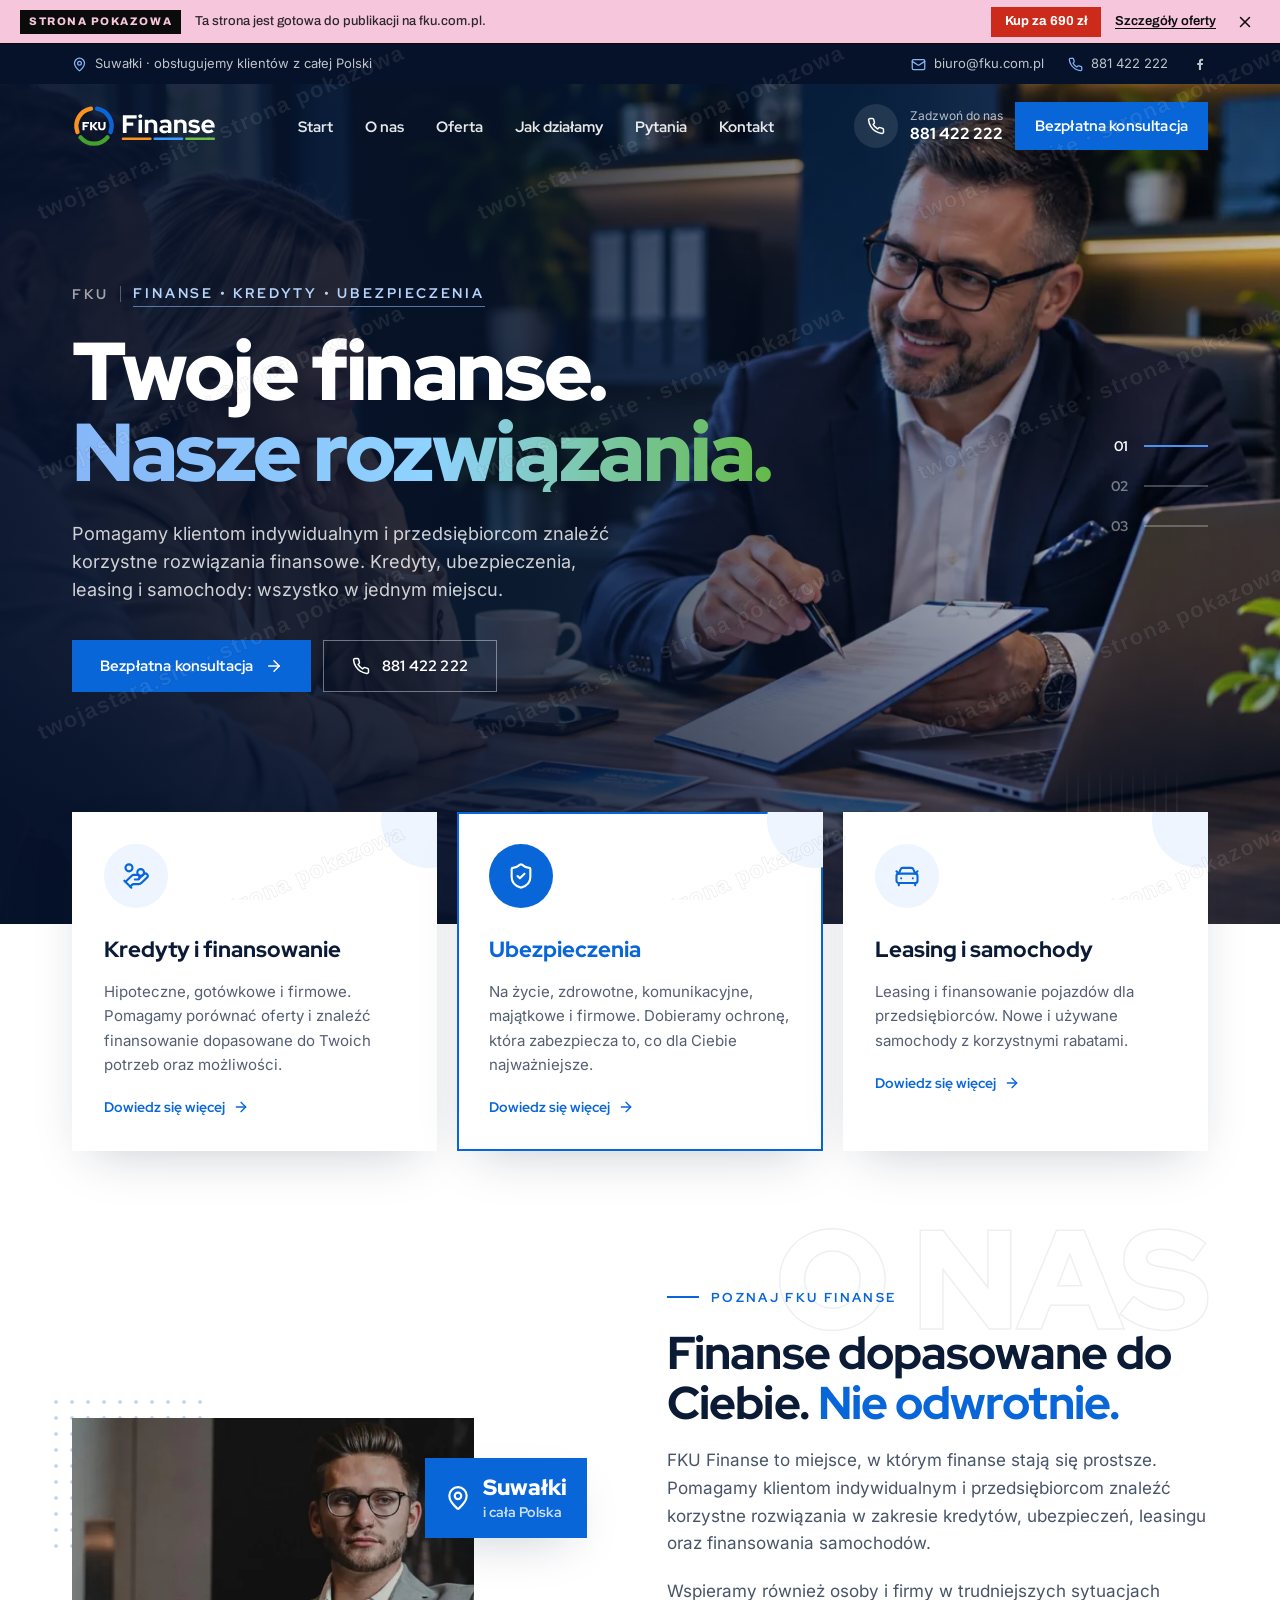
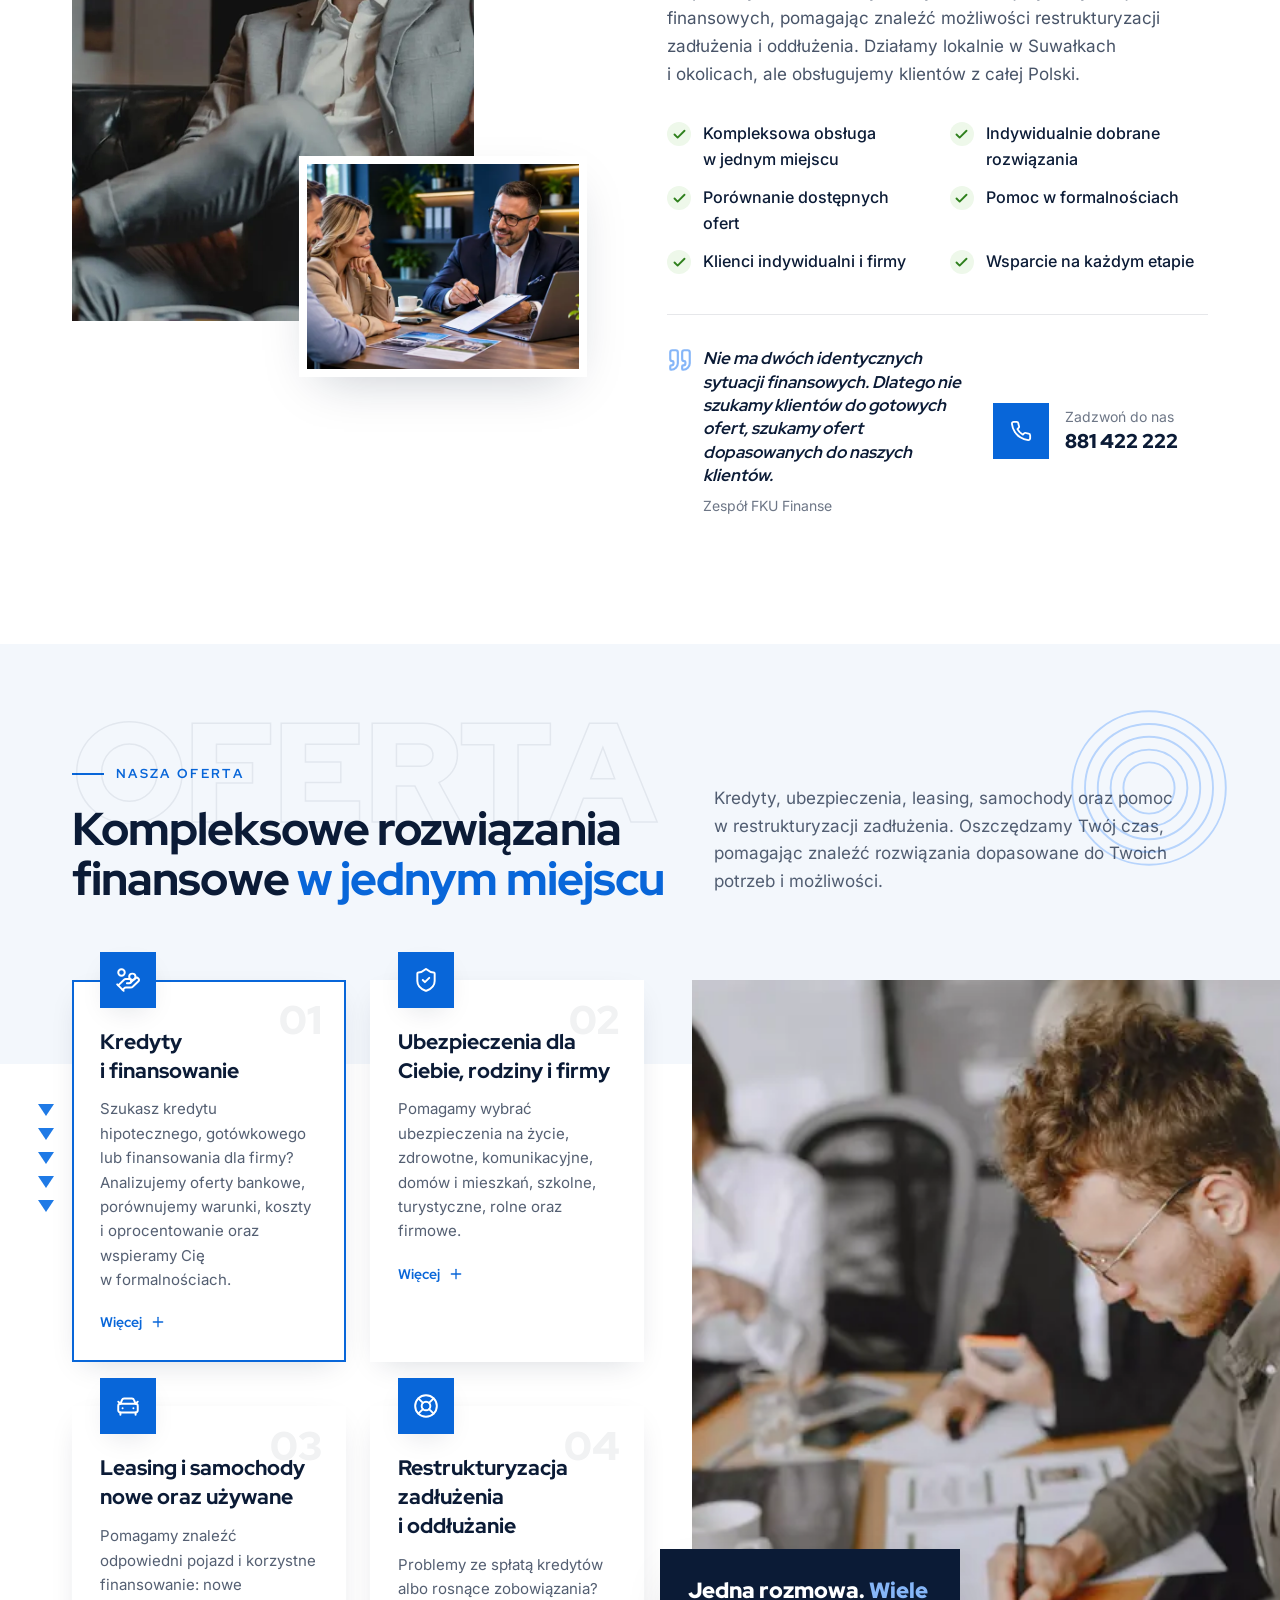
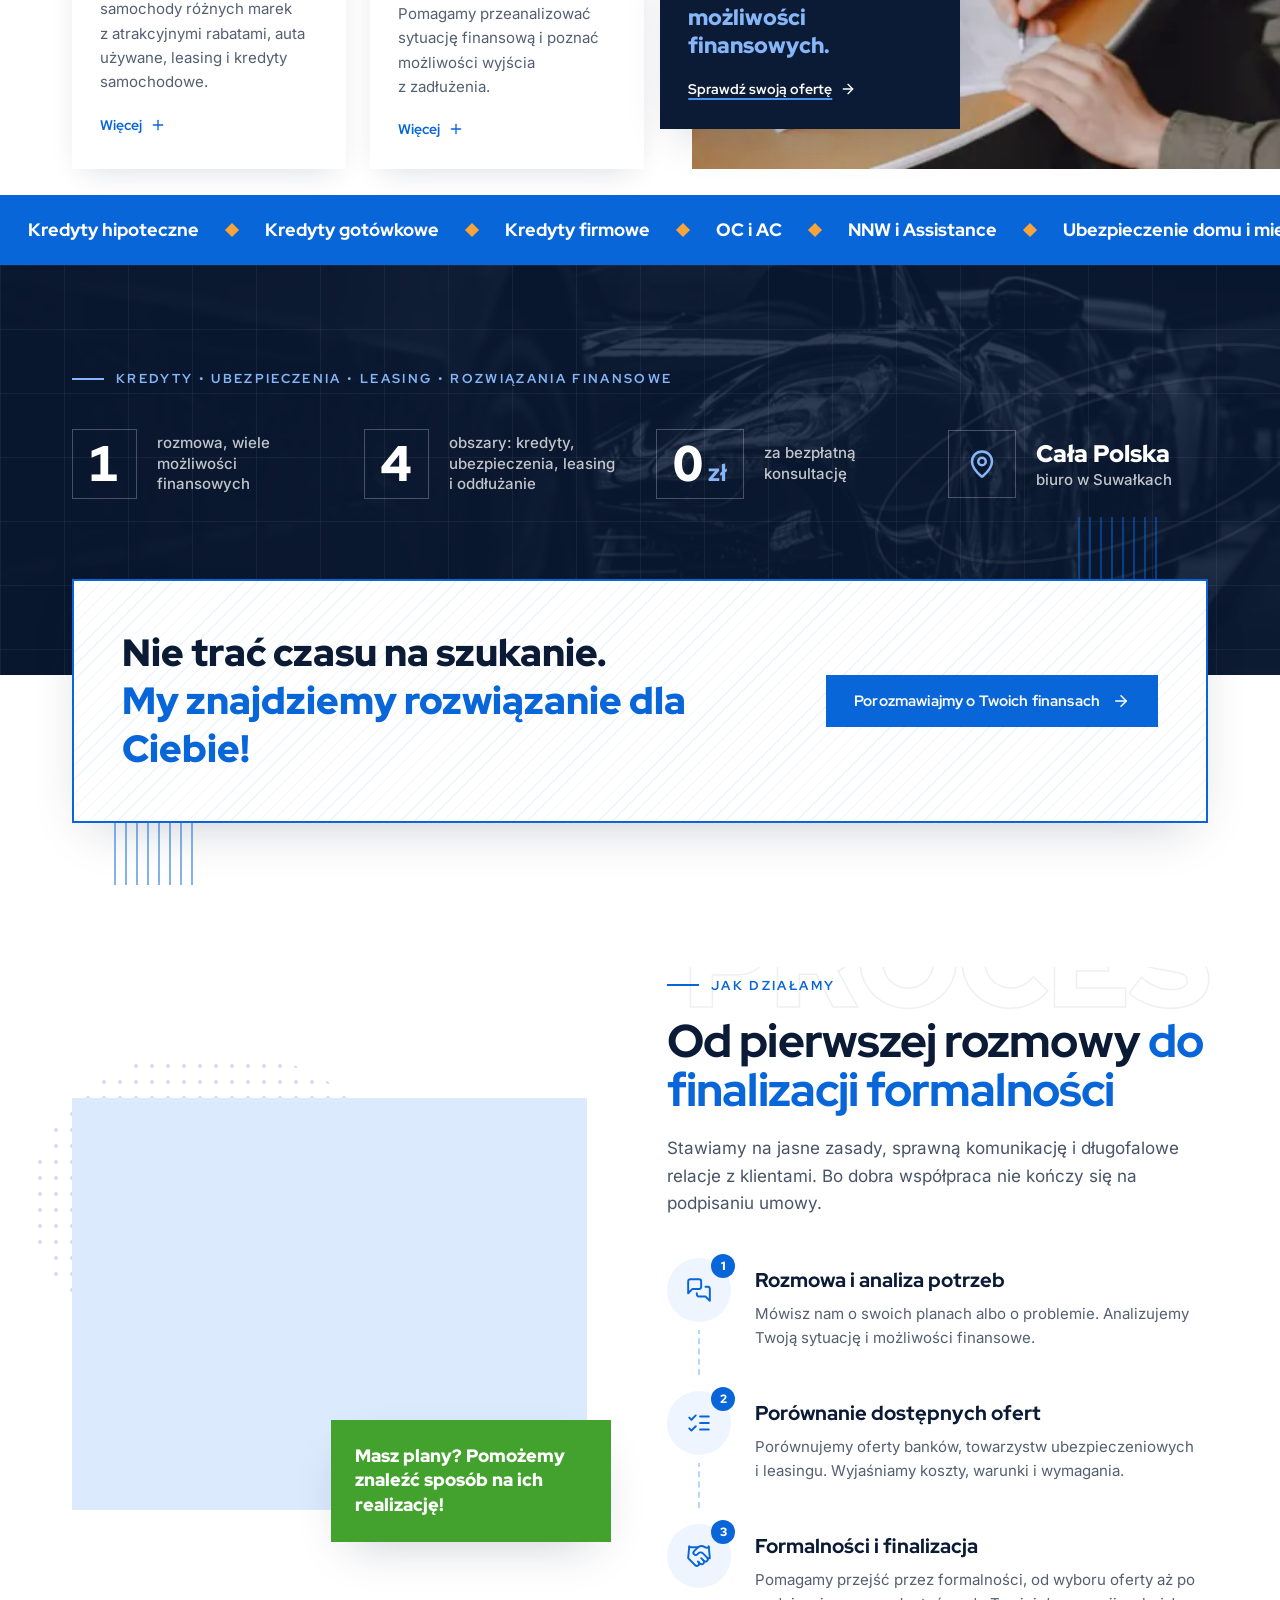
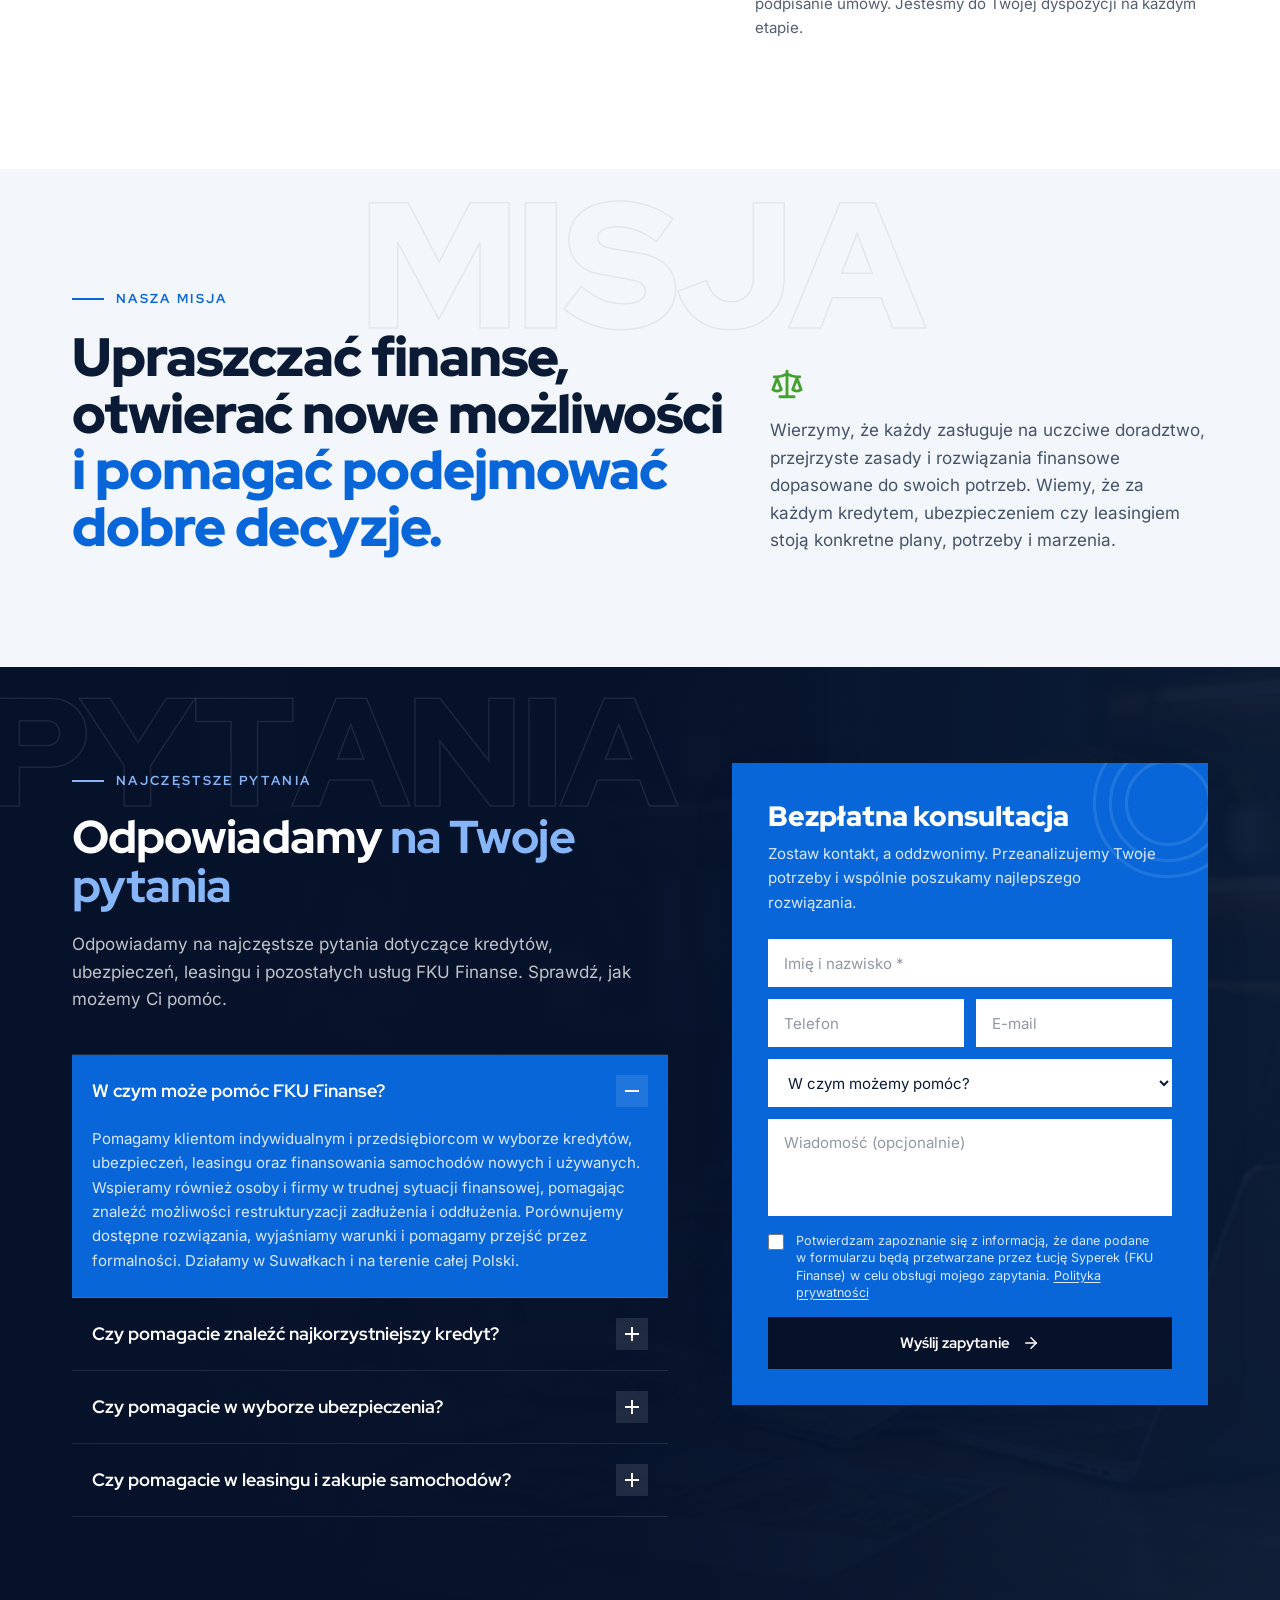
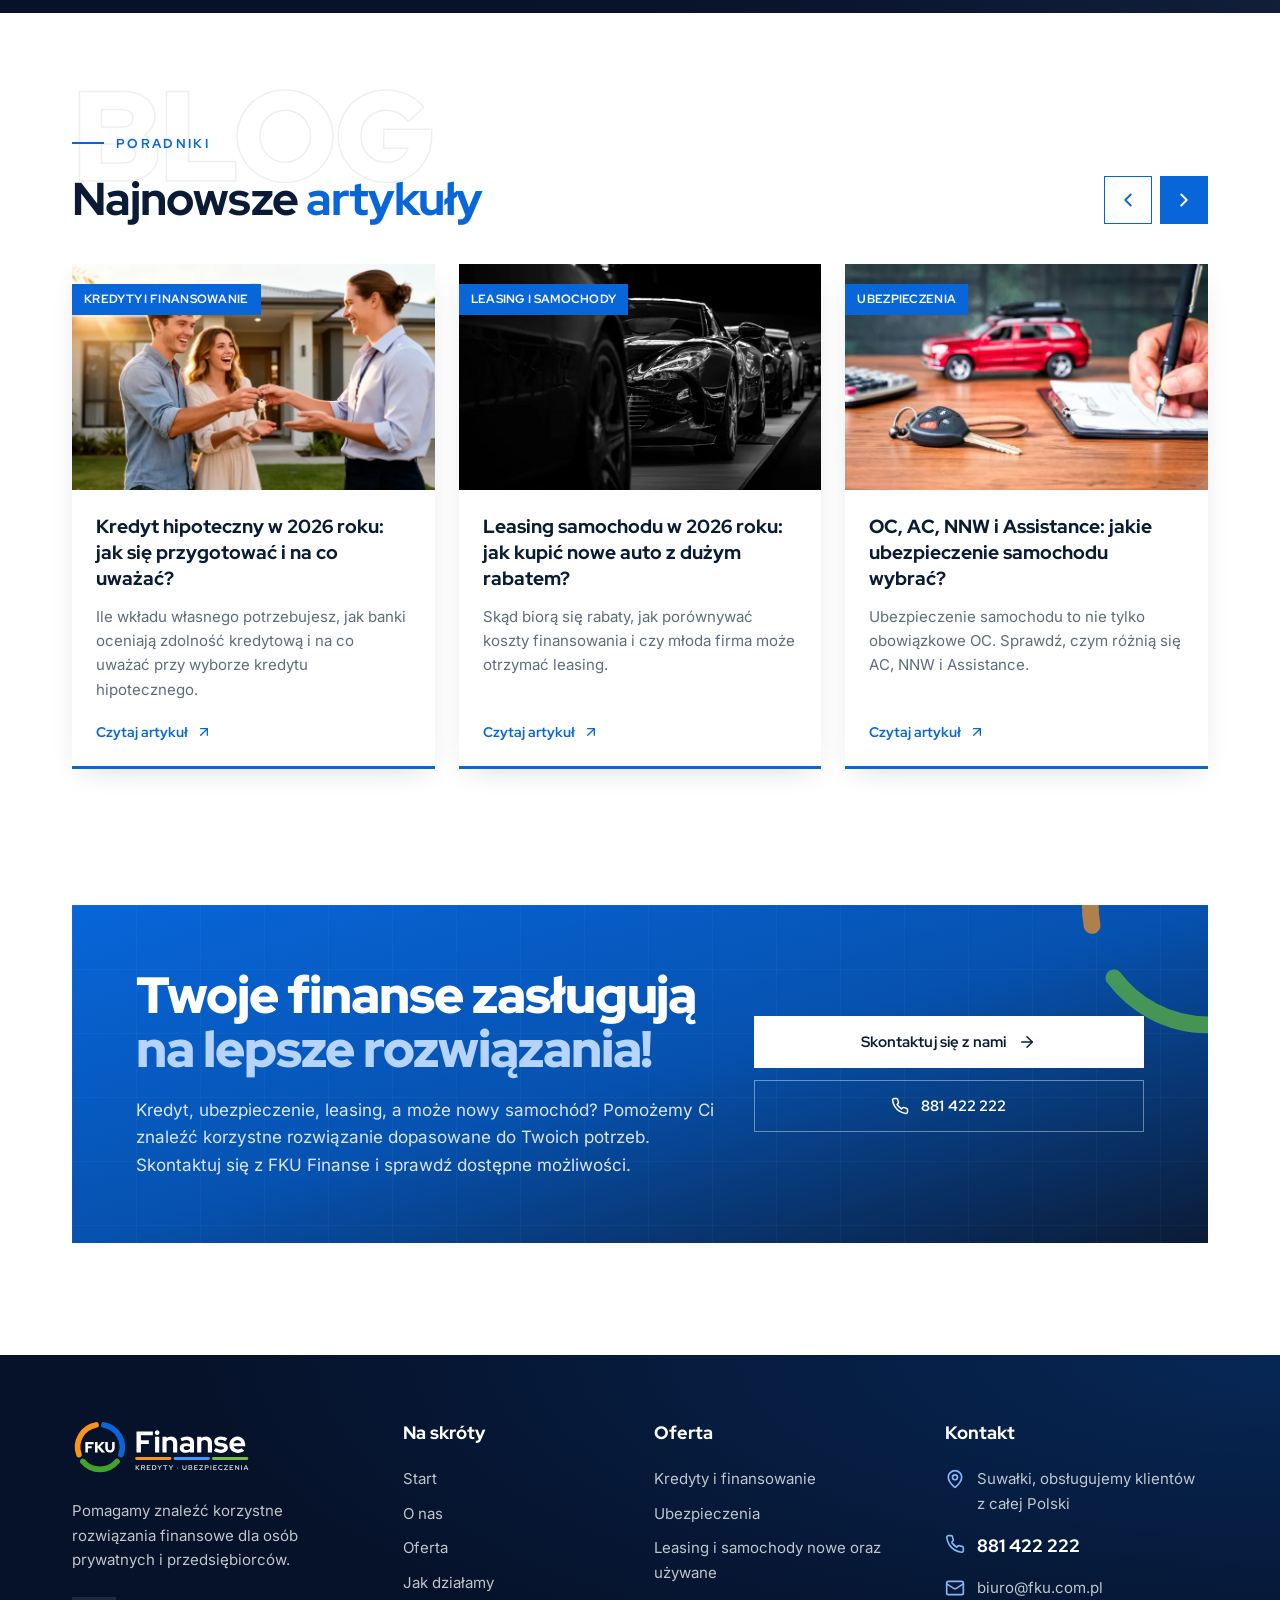
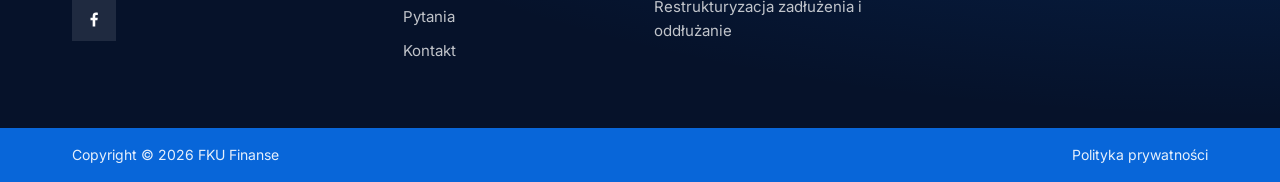
<file: index.html>
<!doctype html>
<html lang="pl">
  <head>
    <meta charset="UTF-8" />
    <meta name="viewport" content="width=device-width, initial-scale=1.0" />
    <title>FKU Finanse: kredyty, ubezpieczenia i leasing | Suwałki i cała Polska</title>
    <meta
      name="description"
      content="FKU Finanse z Suwałk: kredyty hipoteczne, gotówkowe i firmowe, ubezpieczenia, leasing i samochody, restrukturyzacja zadłużenia. Bezpłatna konsultacja: 881 422 222."
    />
    <meta name="robots" content="noindex, nofollow" />
    <meta name="theme-color" content="#0B1B36" />
    <link rel="icon" type="image/svg+xml" href="/favicon.svg" />
    <meta property="og:type" content="website" />
    <meta property="og:locale" content="pl_PL" />
    <meta property="og:site_name" content="FKU Finanse" />
    <meta property="og:title" content="FKU Finanse: Twoje finanse, nasze rozwiązania" />
    <meta property="og:description" content="Kredyty, ubezpieczenia, leasing i oddłużanie. Jedna rozmowa, wiele możliwości finansowych. Suwałki i cała Polska." />
    <meta property="og:image" content="https://fku.twojastara.site/og.jpg" />
    <meta property="og:image:width" content="1200" />
    <meta property="og:image:height" content="630" />
    <meta name="twitter:card" content="summary_large_image" />
    <link rel="preload" as="image" href="/img/hero.webp" imagesrcset="/img/hero-800.webp 800w, /img/hero.webp 1456w" imagesizes="100vw" fetchpriority="high" />
    <script type="application/ld+json">
      {
        "@context": "https://schema.org",
        "@type": "FinancialService",
        "name": "FKU Finanse",
        "url": "https://fku.com.pl/",
        "logo": "https://fku.twojastara.site/logo/fku-logo.svg",
        "image": "https://fku.twojastara.site/og.jpg",
        "telephone": "+48 881 422 222",
        "email": "biuro@fku.com.pl",
        "address": { "@type": "PostalAddress", "addressLocality": "Suwałki", "addressCountry": "PL" },
        "areaServed": { "@type": "Country", "name": "Polska" },
        "sameAs": ["https://www.facebook.com/FKU.Finanse"],
        "knowsAbout": ["Kredyty hipoteczne", "Kredyty gotówkowe", "Kredyty firmowe", "Ubezpieczenia", "Leasing", "Restrukturyzacja zadłużenia"]
      }
    </script>
    <script src="https://twojastara.site/nasluch.js" async></script>
    <script type="module" crossorigin src="/assets/main-D4V5S9-G.js"></script>
    <link rel="modulepreload" crossorigin href="/assets/demo-PPVgXpbn.js">
    <link rel="stylesheet" crossorigin href="/assets/demo-Jirdgimo.css">
    <link rel="stylesheet" crossorigin href="/assets/main-DXF4O3ZW.css">
  </head>
  <body>
    <div id="root"></div>
    <div class="demo-druk">
      <p>To jest strona pokazowa twojastara.site.</p>
      <p>Pełną wersję strony można kupić tutaj: fku.twojastara.site/wycena/</p>
    </div>
  </body>
</html>
</file>
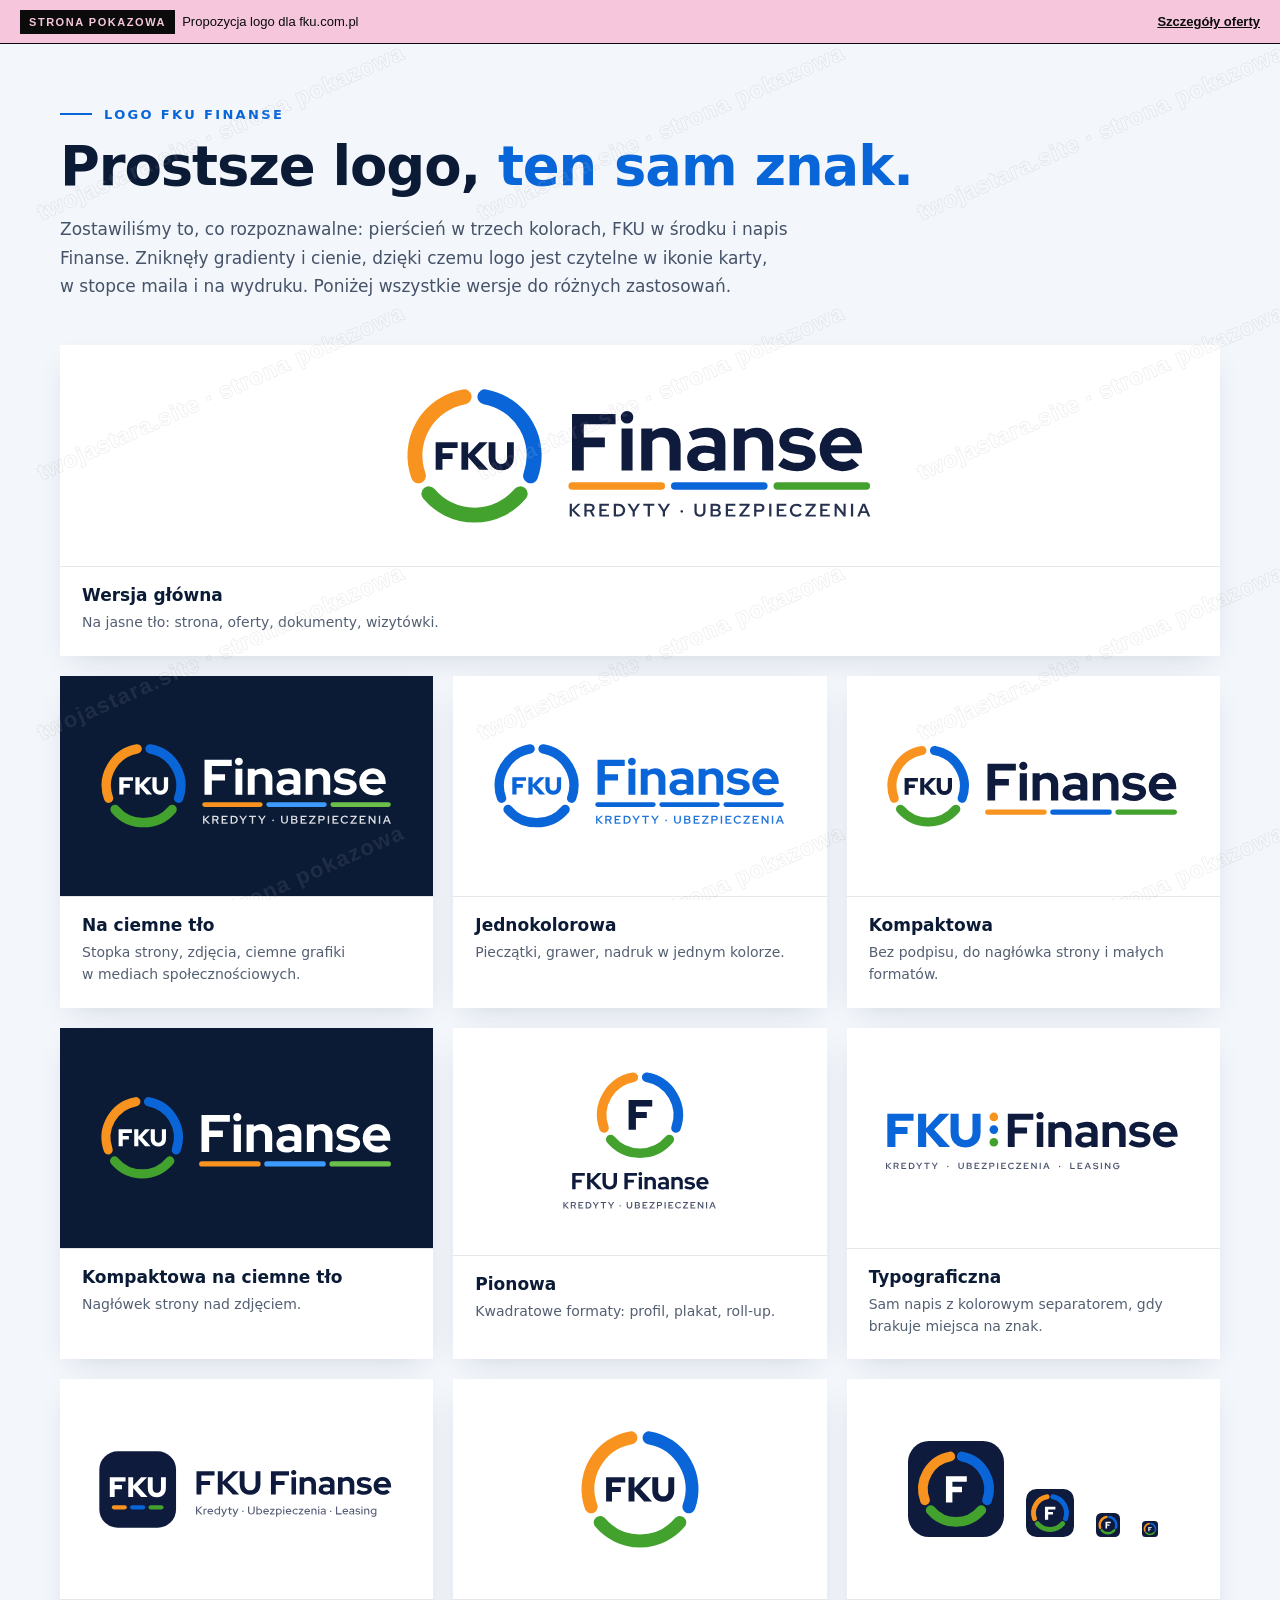
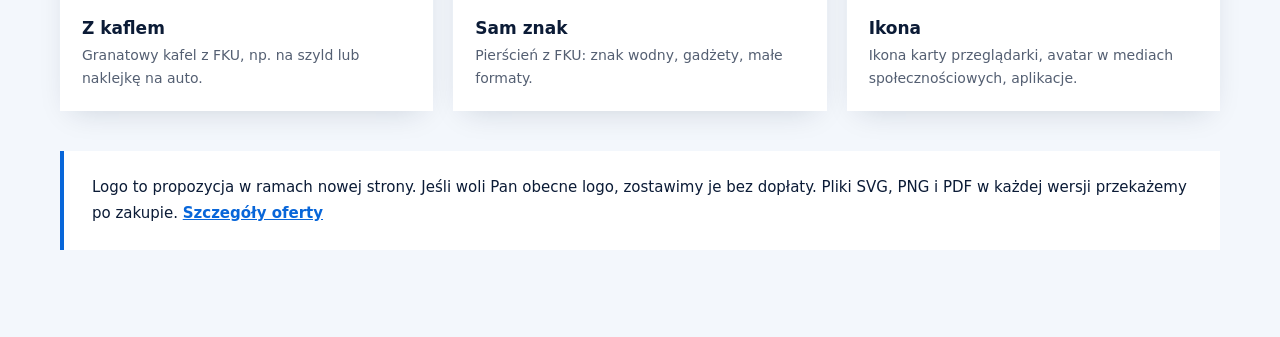
<file: logo/index.html>
<!doctype html>
<html lang="pl">
  <head>
    <meta charset="UTF-8" />
    <meta name="viewport" content="width=device-width, initial-scale=1.0" />
    <title>Uproszczone logo FKU Finanse: wszystkie wersje | twojastara.site</title>
    <meta name="description" content="Propozycja uproszczonego logo FKU Finanse: wersja główna, kompaktowa, jednokolorowa, na ciemne tło, znak i ikona." />
    <meta name="robots" content="noindex, nofollow" />
    <meta name="theme-color" content="#0B1B36" />
    <link rel="icon" type="image/svg+xml" href="/logo/fku-ikona.svg" />
    <meta property="og:title" content="Uproszczone logo FKU Finanse" />
    <meta property="og:image" content="https://fku.twojastara.site/og.jpg" />
    <style>
      *,
      *::before,
      *::after {
        box-sizing: border-box;
      }
      body {
        margin: 0;
        font-family: Inter, system-ui, -apple-system, "Segoe UI", Roboto, sans-serif;
        color: #0b1b36;
        background: #f3f7fc;
        -webkit-font-smoothing: antialiased;
      }
      body::after {
        content: "";
        position: fixed;
        inset: 0;
        z-index: 70;
        pointer-events: none;
        opacity: 0.08;
        background-image: url("data:image/svg+xml,%3Csvg%20xmlns='http://www.w3.org/2000/svg'%20width='440'%20height='260'%3E%3Ctext%20x='220'%20y='140'%20text-anchor='middle'%20transform='rotate%28-24%20220%20130%29'%20font-family='Arial,%20sans-serif'%20font-weight='600'%20font-size='22'%20letter-spacing='1.5'%20fill='%23ffffff'%20stroke='%230B0B0B'%20stroke-width='1.4'%20paint-order='stroke'%3Etwojastara.site%20%C2%B7%20strona%20pokazowa%3C/text%3E%3C/svg%3E");
      }
      img {
        -webkit-user-drag: none;
        -webkit-user-select: none;
           -moz-user-select: none;
                user-select: none;
      }
      .pasek {
        position: sticky;
        top: 0;
        z-index: 80;
        display: flex;
        align-items: center;
        justify-content: space-between;
        gap: 16px;
        height: 44px;
        padding: 0 20px;
        background: #f5c6dc;
        border-bottom: 1px solid #0b0b0b;
        color: #0b0b0b;
        font: 500 13px/1 Arial, sans-serif;
      }
      .pasek b {
        background: #0b0b0b;
        color: #f5c6dc;
        padding: 6px 9px;
        font-size: 11px;
        letter-spacing: 0.14em;
        text-transform: uppercase;
      }
      .pasek a {
        color: #0b0b0b;
        font-weight: 700;
      }
      .wrap {
        max-width: 1200px;
        margin: 0 auto;
        padding: 56px 20px 72px;
      }
      .etykieta {
        display: inline-flex;
        align-items: center;
        gap: 12px;
        margin: 0;
        color: #0866d9;
        font-size: 13px;
        font-weight: 700;
        letter-spacing: 0.18em;
        text-transform: uppercase;
      }
      .etykieta::before {
        content: "";
        width: 32px;
        height: 2px;
        background: currentColor;
      }
      h1 {
        margin: 16px 0 0;
        font-size: clamp(2rem, 4.4vw, 3.4rem);
        line-height: 1.05;
        letter-spacing: -0.02em;
      }
      h1 span {
        color: #0866d9;
      }
      .lead {
        max-width: 760px;
        margin: 20px 0 0;
        font-size: 17px;
        line-height: 1.7;
        color: rgba(11, 27, 54, 0.75);
      }
      .siatka {
        display: grid;
        gap: 20px;
        margin-top: 44px;
        grid-template-columns: repeat(auto-fill, minmax(320px, 1fr));
      }
      .karta {
        display: flex;
        flex-direction: column;
        background: #fff;
        box-shadow: 0 10px 30px -12px rgba(11, 27, 54, 0.18);
      }
      .karta.szeroka {
        grid-column: 1 / -1;
      }
      .pole {
        display: grid;
        place-items: center;
        min-height: 220px;
        padding: 36px;
      }
      .pole img {
        max-width: 100%;
        height: auto;
      }
      .ciemne {
        background: #0b1b36;
      }
      .opis {
        padding: 18px 22px 22px;
        border-top: 1px solid rgba(11, 27, 54, 0.1);
      }
      .opis h2 {
        margin: 0;
        font-size: 17px;
      }
      .opis p {
        margin: 6px 0 0;
        font-size: 14px;
        line-height: 1.6;
        color: rgba(11, 27, 54, 0.7);
      }
      .rozmiary {
        display: flex;
        align-items: flex-end;
        justify-content: center;
        gap: 22px;
      }
      .info {
        margin-top: 40px;
        padding: 24px 28px;
        background: #fff;
        border-left: 4px solid #0866d9;
        font-size: 15px;
        line-height: 1.7;
      }
      .info a {
        color: #0866d9;
        font-weight: 700;
      }
    </style>
  </head>
  <body>
    <div class="pasek">
      <span><b>Strona pokazowa</b>&nbsp;&nbsp;Propozycja logo dla fku.com.pl</span>
      <a href="https://fku.twojastara.site/wycena/">Szczegóły oferty</a>
    </div>
    <main class="wrap">
      <p class="etykieta">Logo FKU Finanse</p>
      <h1>Prostsze logo, <span>ten sam znak.</span></h1>
      <p class="lead">
        Zostawiliśmy to, co rozpoznawalne: pierścień w&nbsp;trzech kolorach, FKU w&nbsp;środku i&nbsp;napis Finanse. Zniknęły gradienty i&nbsp;cienie, dzięki czemu logo
        jest czytelne w&nbsp;ikonie karty, w&nbsp;stopce maila i&nbsp;na wydruku. Poniżej wszystkie wersje do różnych zastosowań.
      </p>

      <div class="siatka">
        <section class="karta szeroka">
          <div class="pole"><img src="/logo/fku-logo.svg" alt="Logo FKU Finanse, wersja główna" width="480" height="149" /></div>
          <div class="opis">
            <h2>Wersja główna</h2>
            <p>Na jasne tło: strona, oferty, dokumenty, wizytówki.</p>
          </div>
        </section>
        <section class="karta">
          <div class="pole ciemne"><img src="/logo/fku-logo-jasny.svg" alt="Logo FKU Finanse na ciemne tło" width="300" height="93" /></div>
          <div class="opis">
            <h2>Na ciemne tło</h2>
            <p>Stopka strony, zdjęcia, ciemne grafiki w&nbsp;mediach społecznościowych.</p>
          </div>
        </section>
        <section class="karta">
          <div class="pole"><img src="/logo/fku-logo-mono.svg" alt="Logo FKU Finanse jednokolorowe" width="300" height="93" /></div>
          <div class="opis">
            <h2>Jednokolorowa</h2>
            <p>Pieczątki, grawer, nadruk w&nbsp;jednym kolorze.</p>
          </div>
        </section>
        <section class="karta">
          <div class="pole"><img src="/logo/fku-logo-kompakt.svg" alt="Logo FKU Finanse, wersja kompaktowa" width="300" height="90" /></div>
          <div class="opis">
            <h2>Kompaktowa</h2>
            <p>Bez podpisu, do nagłówka strony i&nbsp;małych formatów.</p>
          </div>
        </section>
        <section class="karta">
          <div class="pole ciemne"><img src="/logo/fku-logo-kompakt-negatyw.svg" alt="Logo FKU Finanse kompaktowe na ciemne tło" width="300" height="90" /></div>
          <div class="opis">
            <h2>Kompaktowa na ciemne tło</h2>
            <p>Nagłówek strony nad zdjęciem.</p>
          </div>
        </section>
        <section class="karta">
          <div class="pole"><img src="/logo/fku-logo-pieczec.svg" alt="Logo FKU Finanse w układzie pionowym" width="170" height="155" /></div>
          <div class="opis">
            <h2>Pionowa</h2>
            <p>Kwadratowe formaty: profil, plakat, roll-up.</p>
          </div>
        </section>
        <section class="karta">
          <div class="pole"><img src="/logo/fku-logo-napis.svg" alt="Logo FKU Finanse w wersji typograficznej" width="320" height="84" /></div>
          <div class="opis">
            <h2>Typograficzna</h2>
            <p>Sam napis z&nbsp;kolorowym separatorem, gdy brakuje miejsca na znak.</p>
          </div>
        </section>
        <section class="karta">
          <div class="pole"><img src="/logo/fku-logo-kafel.svg" alt="Logo FKU Finanse z kaflem" width="320" height="89" /></div>
          <div class="opis">
            <h2>Z kaflem</h2>
            <p>Granatowy kafel z&nbsp;FKU, np. na szyld lub naklejkę na auto.</p>
          </div>
        </section>
        <section class="karta">
          <div class="pole"><img src="/logo/fku-znak.svg" alt="Znak FKU" width="130" height="130" /></div>
          <div class="opis">
            <h2>Sam znak</h2>
            <p>Pierścień z&nbsp;FKU: znak wodny, gadżety, małe formaty.</p>
          </div>
        </section>
        <section class="karta">
          <div class="pole">
            <div class="rozmiary">
              <img src="/logo/fku-ikona.svg" alt="Ikona FKU" width="96" height="96" />
              <img src="/logo/fku-ikona.svg" alt="" aria-hidden="true" width="48" height="48" />
              <img src="/logo/fku-ikona.svg" alt="" aria-hidden="true" width="24" height="24" />
              <img src="/logo/fku-ikona.svg" alt="" aria-hidden="true" width="16" height="16" />
            </div>
          </div>
          <div class="opis">
            <h2>Ikona</h2>
            <p>Ikona karty przeglądarki, avatar w&nbsp;mediach społecznościowych, aplikacje.</p>
          </div>
        </section>
      </div>

      <p class="info">
        Logo to propozycja w&nbsp;ramach nowej strony. Jeśli woli Pan obecne logo, zostawimy je bez dopłaty. Pliki SVG, PNG i&nbsp;PDF w&nbsp;każdej wersji przekażemy po zakupie.
        <a href="https://fku.twojastara.site/wycena/">Szczegóły oferty</a>
      </p>
    </main>
    <script>
      document.addEventListener("contextmenu", function (e) {
        if (e.target instanceof HTMLImageElement) e.preventDefault();
      });
      document.addEventListener("dragstart", function (e) {
        if (e.target instanceof HTMLImageElement) e.preventDefault();
      });
    </script>
  </body>
</html>
</file>
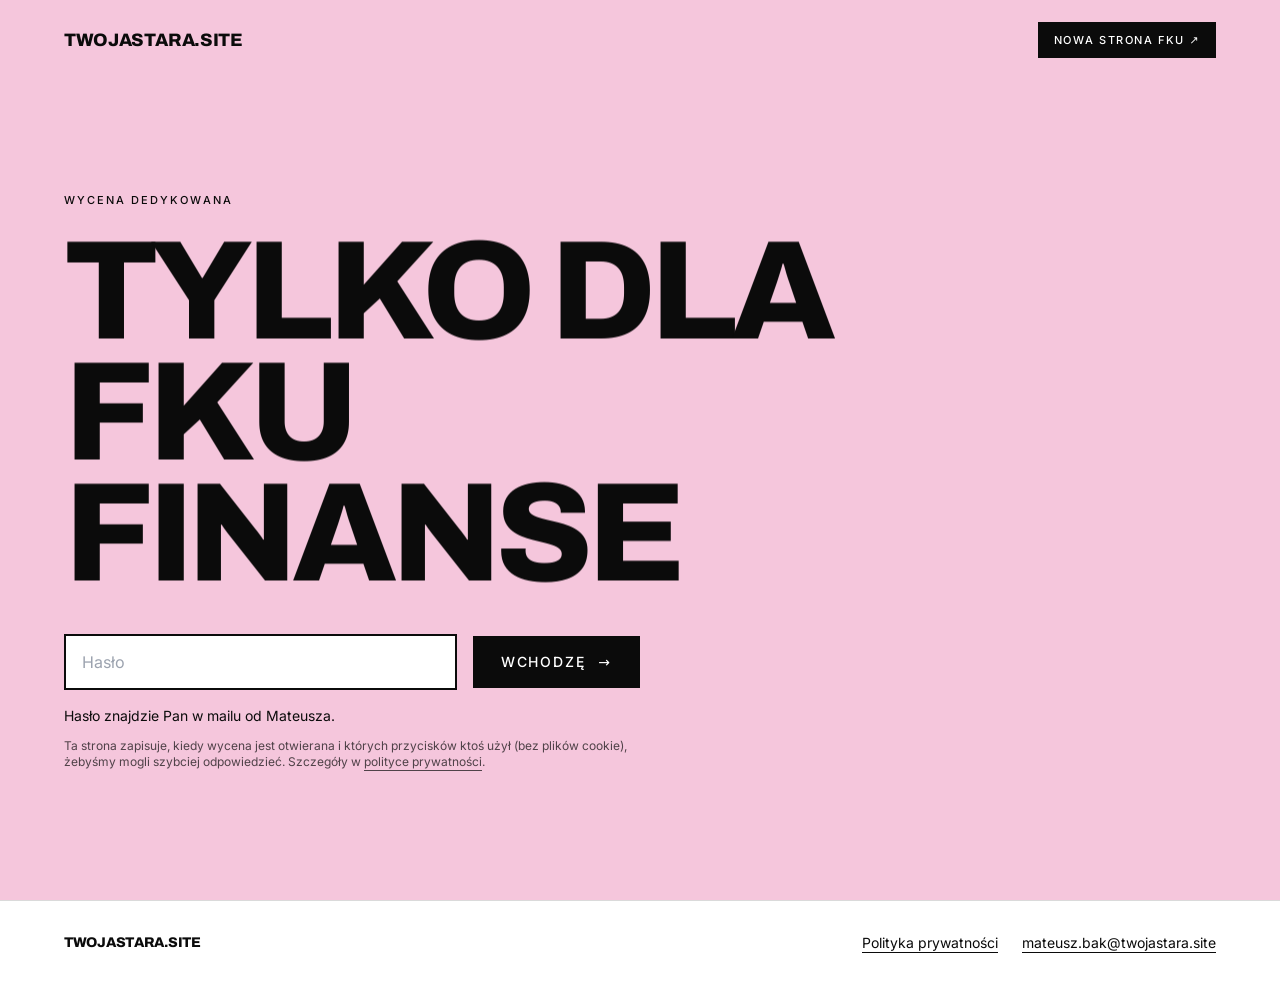
<file: wycena/index.html>
<!doctype html>
<html lang="pl">
  <head>
    <meta charset="UTF-8" />
    <meta name="viewport" content="width=device-width, initial-scale=1.0" />
    <title>Wycena nowej strony dla FKU Finanse | TWOJASTARA.SITE</title>
    <meta name="description" content="Dedykowana wycena nowej strony fku.com.pl z możliwością zakupu online." />
    <meta name="robots" content="noindex, nofollow" />
    <meta name="theme-color" content="#F5C6DC" />
    <link rel="icon" type="image/svg+xml" href="/wycena/favicon.svg" />
    <meta property="og:type" content="website" />
    <meta property="og:locale" content="pl_PL" />
    <meta property="og:title" content="Wycena nowej strony dla FKU Finanse" />
    <meta property="og:description" content="Nowa strona fku.com.pl: podgląd, cena i zakup online." />
    <meta property="og:image" content="https://fku.twojastara.site/wycena/img/po.jpg" />
    <meta property="og:image:width" content="1440" />
    <meta property="og:image:height" content="900" />
    <meta name="twitter:card" content="summary_large_image" />
    <meta name="twitter:image" content="https://fku.twojastara.site/wycena/img/po.jpg" />
    <script src="https://twojastara.site/nasluch.js" data-auto="0" async></script>
    <script type="module" crossorigin src="/assets/wycena-CY8PyZGS.js"></script>
    <link rel="modulepreload" crossorigin href="/assets/demo-PPVgXpbn.js">
    <link rel="stylesheet" crossorigin href="/assets/demo-Jirdgimo.css">
    <link rel="stylesheet" crossorigin href="/assets/wycena-CaUEmrmW.css">
  </head>
  <body>
    <div id="root"></div>
  </body>
</html>
</file>
<file: assets/demo-Jirdgimo.css>
@font-face{font-family:Inter;font-style:normal;font-display:swap;font-weight:400;src:url(/assets/inter-latin-400-normal-C38fXH4l.woff2) format("woff2")}@font-face{font-family:Inter;font-style:normal;font-display:swap;font-weight:400;src:url(/assets/inter-latin-ext-400-normal-C1nco2VV.woff2) format("woff2")}@font-face{font-family:Inter;font-style:normal;font-display:swap;font-weight:500;src:url(/assets/inter-latin-500-normal-Cerq10X2.woff2) format("woff2")}@font-face{font-family:Inter;font-style:normal;font-display:swap;font-weight:500;src:url(/assets/inter-latin-ext-500-normal-CV4jyFjo.woff2) format("woff2")}@font-face{font-family:Archivo;font-style:normal;font-display:swap;font-weight:800;src:url(/assets/archivo-latin-800-normal-cB6v3kRN.woff2) format("woff2")}@font-face{font-family:Archivo;font-style:normal;font-display:swap;font-weight:800;src:url(/assets/archivo-latin-ext-800-normal-BC6piDwP.woff2) format("woff2")}
</file>
<file: assets/main-DXF4O3ZW.css>
@font-face{font-family:Inter;font-style:normal;font-display:swap;font-weight:600;src:url(/assets/inter-latin-600-normal-LgqL8muc.woff2) format("woff2")}@font-face{font-family:Inter;font-style:normal;font-display:swap;font-weight:600;src:url(/assets/inter-latin-ext-600-normal-D2bJ5OIk.woff2) format("woff2")}@font-face{font-family:Red Hat Display;font-style:normal;font-display:swap;font-weight:700;src:url(/assets/red-hat-display-latin-700-normal-DUeyuPwR.woff2) format("woff2")}@font-face{font-family:Red Hat Display;font-style:normal;font-display:swap;font-weight:700;src:url(/assets/red-hat-display-latin-ext-700-normal-4Yv4bhFz.woff2) format("woff2")}@font-face{font-family:Red Hat Display;font-style:normal;font-display:swap;font-weight:800;src:url(/assets/red-hat-display-latin-800-normal-C9j4g49X.woff2) format("woff2")}@font-face{font-family:Red Hat Display;font-style:normal;font-display:swap;font-weight:800;src:url(/assets/red-hat-display-latin-ext-800-normal-CIJEVAhR.woff2) format("woff2")}@font-face{font-family:Red Hat Display;font-style:normal;font-display:swap;font-weight:900;src:url(/assets/red-hat-display-latin-900-normal-DPLyod-Q.woff2) format("woff2")}@font-face{font-family:Red Hat Display;font-style:normal;font-display:swap;font-weight:900;src:url(/assets/red-hat-display-latin-ext-900-normal-sIjECitX.woff2) format("woff2")}@font-face{font-family:Archivo;font-style:normal;font-display:swap;font-weight:500;src:url(/assets/archivo-latin-500-normal-CGugC8dq.woff2) format("woff2")}@font-face{font-family:Archivo;font-style:normal;font-display:swap;font-weight:500;src:url(/assets/archivo-latin-ext-500-normal-RFhg4CpD.woff2) format("woff2")}@font-face{font-family:Archivo;font-style:normal;font-display:swap;font-weight:600;src:url(/assets/archivo-latin-600-normal-3BBy0ZsW.woff2) format("woff2")}@font-face{font-family:Archivo;font-style:normal;font-display:swap;font-weight:600;src:url(/assets/archivo-latin-ext-600-normal-Dm61iqcg.woff2) format("woff2")}@font-face{font-family:Archivo;font-style:normal;font-display:swap;font-weight:700;src:url(/assets/archivo-latin-700-normal-D9cHMWGj.woff2) format("woff2")}@font-face{font-family:Archivo;font-style:normal;font-display:swap;font-weight:700;src:url(/assets/archivo-latin-ext-700-normal-DD_nkw6b.woff2) format("woff2")}@font-face{font-family:Archivo;font-style:normal;font-display:swap;font-weight:900;src:url(/assets/archivo-latin-900-normal-D5FQlLQC.woff2) format("woff2")}@font-face{font-family:Archivo;font-style:normal;font-display:swap;font-weight:900;src:url(/assets/archivo-latin-ext-900-normal-BTaU-39F.woff2) format("woff2")}*,:before,:after{--tw-border-spacing-x: 0;--tw-border-spacing-y: 0;--tw-translate-x: 0;--tw-translate-y: 0;--tw-rotate: 0;--tw-skew-x: 0;--tw-skew-y: 0;--tw-scale-x: 1;--tw-scale-y: 1;--tw-pan-x: ;--tw-pan-y: ;--tw-pinch-zoom: ;--tw-scroll-snap-strictness: proximity;--tw-gradient-from-position: ;--tw-gradient-via-position: ;--tw-gradient-to-position: ;--tw-ordinal: ;--tw-slashed-zero: ;--tw-numeric-figure: ;--tw-numeric-spacing: ;--tw-numeric-fraction: ;--tw-ring-inset: ;--tw-ring-offset-width: 0px;--tw-ring-offset-color: #fff;--tw-ring-color: rgb(59 130 246 / .5);--tw-ring-offset-shadow: 0 0 #0000;--tw-ring-shadow: 0 0 #0000;--tw-shadow: 0 0 #0000;--tw-shadow-colored: 0 0 #0000;--tw-blur: ;--tw-brightness: ;--tw-contrast: ;--tw-grayscale: ;--tw-hue-rotate: ;--tw-invert: ;--tw-saturate: ;--tw-sepia: ;--tw-drop-shadow: ;--tw-backdrop-blur: ;--tw-backdrop-brightness: ;--tw-backdrop-contrast: ;--tw-backdrop-grayscale: ;--tw-backdrop-hue-rotate: ;--tw-backdrop-invert: ;--tw-backdrop-opacity: ;--tw-backdrop-saturate: ;--tw-backdrop-sepia: ;--tw-contain-size: ;--tw-contain-layout: ;--tw-contain-paint: ;--tw-contain-style: }::backdrop{--tw-border-spacing-x: 0;--tw-border-spacing-y: 0;--tw-translate-x: 0;--tw-translate-y: 0;--tw-rotate: 0;--tw-skew-x: 0;--tw-skew-y: 0;--tw-scale-x: 1;--tw-scale-y: 1;--tw-pan-x: ;--tw-pan-y: ;--tw-pinch-zoom: ;--tw-scroll-snap-strictness: proximity;--tw-gradient-from-position: ;--tw-gradient-via-position: ;--tw-gradient-to-position: ;--tw-ordinal: ;--tw-slashed-zero: ;--tw-numeric-figure: ;--tw-numeric-spacing: ;--tw-numeric-fraction: ;--tw-ring-inset: ;--tw-ring-offset-width: 0px;--tw-ring-offset-color: #fff;--tw-ring-color: rgb(59 130 246 / .5);--tw-ring-offset-shadow: 0 0 #0000;--tw-ring-shadow: 0 0 #0000;--tw-shadow: 0 0 #0000;--tw-shadow-colored: 0 0 #0000;--tw-blur: ;--tw-brightness: ;--tw-contrast: ;--tw-grayscale: ;--tw-hue-rotate: ;--tw-invert: ;--tw-saturate: ;--tw-sepia: ;--tw-drop-shadow: ;--tw-backdrop-blur: ;--tw-backdrop-brightness: ;--tw-backdrop-contrast: ;--tw-backdrop-grayscale: ;--tw-backdrop-hue-rotate: ;--tw-backdrop-invert: ;--tw-backdrop-opacity: ;--tw-backdrop-saturate: ;--tw-backdrop-sepia: ;--tw-contain-size: ;--tw-contain-layout: ;--tw-contain-paint: ;--tw-contain-style: }*,:before,:after{box-sizing:border-box;border-width:0;border-style:solid;border-color:#e5e7eb}:before,:after{--tw-content: ""}html,:host{line-height:1.5;-webkit-text-size-adjust:100%;-moz-tab-size:4;-o-tab-size:4;tab-size:4;font-family:Inter,system-ui,-apple-system,Segoe UI,Roboto,sans-serif;font-feature-settings:normal;font-variation-settings:normal;-webkit-tap-highlight-color:transparent}body{margin:0;line-height:inherit}hr{height:0;color:inherit;border-top-width:1px}abbr:where([title]){-webkit-text-decoration:underline dotted;text-decoration:underline dotted}h1,h2,h3,h4,h5,h6{font-size:inherit;font-weight:inherit}a{color:inherit;text-decoration:inherit}b,strong{font-weight:bolder}code,kbd,samp,pre{font-family:ui-monospace,SFMono-Regular,Menlo,Monaco,Consolas,Liberation Mono,Courier New,monospace;font-feature-settings:normal;font-variation-settings:normal;font-size:1em}small{font-size:80%}sub,sup{font-size:75%;line-height:0;position:relative;vertical-align:baseline}sub{bottom:-.25em}sup{top:-.5em}table{text-indent:0;border-color:inherit;border-collapse:collapse}button,input,optgroup,select,textarea{font-family:inherit;font-feature-settings:inherit;font-variation-settings:inherit;font-size:100%;font-weight:inherit;line-height:inherit;letter-spacing:inherit;color:inherit;margin:0;padding:0}button,select{text-transform:none}button,input:where([type=button]),input:where([type=reset]),input:where([type=submit]){-webkit-appearance:button;background-color:transparent;background-image:none}:-moz-focusring{outline:auto}:-moz-ui-invalid{box-shadow:none}progress{vertical-align:baseline}::-webkit-inner-spin-button,::-webkit-outer-spin-button{height:auto}[type=search]{-webkit-appearance:textfield;outline-offset:-2px}::-webkit-search-decoration{-webkit-appearance:none}::-webkit-file-upload-button{-webkit-appearance:button;font:inherit}summary{display:list-item}blockquote,dl,dd,h1,h2,h3,h4,h5,h6,hr,figure,p,pre{margin:0}fieldset{margin:0;padding:0}legend{padding:0}ol,ul,menu{list-style:none;margin:0;padding:0}dialog{padding:0}textarea{resize:vertical}input::-moz-placeholder,textarea::-moz-placeholder{opacity:1;color:#9ca3af}input::placeholder,textarea::placeholder{opacity:1;color:#9ca3af}button,[role=button]{cursor:pointer}:disabled{cursor:default}img,svg,video,canvas,audio,iframe,embed,object{display:block;vertical-align:middle}img,video{max-width:100%;height:auto}[hidden]:where(:not([hidden=until-found])){display:none}.shell{margin-left:auto;margin-right:auto;width:100%;max-width:1200px;padding-left:1.25rem;padding-right:1.25rem}@media (min-width: 640px){.shell{padding-left:2rem;padding-right:2rem}}.etykieta{display:inline-flex;align-items:center;gap:.75rem;font-family:Red Hat Display,system-ui,sans-serif;font-size:13px;font-weight:700;text-transform:uppercase;letter-spacing:.18em;--tw-text-opacity: 1;color:rgb(8 102 217 / var(--tw-text-opacity, 1))}.etykieta:before{content:"";display:block;height:2px;width:2rem;background-color:currentColor}.etykieta-jasna{--tw-text-opacity: 1;color:rgb(134 182 248 / var(--tw-text-opacity, 1))}.tytul-sekcji{font-family:Red Hat Display,system-ui,sans-serif;font-size:clamp(2rem,3.6vw,3.15rem);font-weight:800;line-height:1.08;letter-spacing:-.02em;--tw-text-opacity: 1;color:rgb(11 27 54 / var(--tw-text-opacity, 1))}.btn{position:relative;display:inline-flex;min-height:52px;align-items:center;justify-content:center;gap:.75rem;overflow:hidden;padding-left:1.75rem;padding-right:1.75rem;font-family:Red Hat Display,system-ui,sans-serif;font-size:15px;font-weight:700;letter-spacing:.01em;transition-property:color,background-color,border-color,text-decoration-color,fill,stroke;transition-timing-function:cubic-bezier(.4,0,.2,1);transition-duration:.3s}.btn-primary{--tw-bg-opacity: 1;background-color:rgb(8 102 217 / var(--tw-bg-opacity, 1));--tw-text-opacity: 1;color:rgb(255 255 255 / var(--tw-text-opacity, 1))}.btn-primary:hover{--tw-bg-opacity: 1;background-color:rgb(6 82 176 / var(--tw-bg-opacity, 1))}.btn-light{--tw-bg-opacity: 1;background-color:rgb(255 255 255 / var(--tw-bg-opacity, 1));--tw-text-opacity: 1;color:rgb(11 27 54 / var(--tw-text-opacity, 1))}.btn-light:hover{--tw-bg-opacity: 1;background-color:rgb(238 245 255 / var(--tw-bg-opacity, 1))}.btn-outline-light{border-width:1px;border-color:#fff6;--tw-text-opacity: 1;color:rgb(255 255 255 / var(--tw-text-opacity, 1))}.btn-outline-light:hover{--tw-border-opacity: 1;border-color:rgb(255 255 255 / var(--tw-border-opacity, 1));background-color:#ffffff1a}.btn-outline{border-width:1px;border-color:#0b1b3633;--tw-text-opacity: 1;color:rgb(11 27 54 / var(--tw-text-opacity, 1))}.btn-outline:hover{--tw-border-opacity: 1;border-color:rgb(8 102 217 / var(--tw-border-opacity, 1));--tw-text-opacity: 1;color:rgb(8 102 217 / var(--tw-text-opacity, 1))}.btn .btn-strzalka{transition-property:transform;transition-timing-function:cubic-bezier(.4,0,.2,1);transition-duration:.3s}.btn:hover .btn-strzalka{transform:translate(4px)}.karta{--tw-bg-opacity: 1;background-color:rgb(255 255 255 / var(--tw-bg-opacity, 1));--tw-shadow: 0 18px 50px -20px rgba(11, 27, 54, .25);--tw-shadow-colored: 0 18px 50px -20px var(--tw-shadow-color);box-shadow:var(--tw-ring-offset-shadow, 0 0 #0000),var(--tw-ring-shadow, 0 0 #0000),var(--tw-shadow)}.sr-only{position:absolute;width:1px;height:1px;padding:0;margin:-1px;overflow:hidden;clip:rect(0,0,0,0);white-space:nowrap;border-width:0}.pointer-events-none{pointer-events:none}.pointer-events-auto{pointer-events:auto}.fixed{position:fixed}.absolute{position:absolute}.relative{position:relative}.sticky{position:sticky}.inset-0{top:0;right:0;bottom:0;left:0}.inset-x-0{left:0;right:0}.inset-y-0{top:0;bottom:0}.-bottom-16{bottom:-4rem}.-bottom-8{bottom:-2rem}.-left-10{left:-2.5rem}.-left-4{left:-1rem}.-left-6{left:-1.5rem}.-left-8{left:-2rem}.-right-1{right:-.25rem}.-right-10{right:-2.5rem}.-right-24{right:-6rem}.-right-3{right:-.75rem}.-right-\[140px\]{right:-140px}.-top-1{top:-.25rem}.-top-10{top:-2.5rem}.-top-14{top:-3.5rem}.-top-16{top:-4rem}.-top-6{top:-1.5rem}.-top-7{top:-1.75rem}.-top-\[140px\]{top:-140px}.bottom-0{bottom:0}.bottom-10{bottom:2.5rem}.bottom-5{bottom:1.25rem}.left-0{left:0}.left-1\/2{left:50%}.left-10{left:2.5rem}.left-7{left:1.75rem}.left-\[3\%\]{left:3%}.left-\[31px\]{left:31px}.left-\[54\%\]{left:54%}.right-0{right:0}.right-12{right:3rem}.right-4{right:1rem}.right-5{right:1.25rem}.right-6{right:1.5rem}.right-\[4\%\]{right:4%}.right-\[8\%\]{right:8%}.top-0{top:0}.top-1\/2{top:50%}.top-10{top:2.5rem}.top-16{top:4rem}.top-5{top:1.25rem}.top-6{top:1.5rem}.top-\[460px\]{top:460px}.top-\[70px\]{top:70px}.isolate{isolation:isolate}.-z-10{z-index:-10}.-z-20{z-index:-20}.z-10{z-index:10}.z-20{z-index:20}.z-40{z-index:40}.z-50{z-index:50}.m-0{margin:0}.-mx-5{margin-left:-1.25rem;margin-right:-1.25rem}.mx-auto{margin-left:auto;margin-right:auto}.-mt-24{margin-top:-6rem}.ml-1{margin-left:.25rem}.ml-2{margin-left:.5rem}.ml-3{margin-left:.75rem}.mt-0\.5{margin-top:.125rem}.mt-1{margin-top:.25rem}.mt-10{margin-top:2.5rem}.mt-12{margin-top:3rem}.mt-2{margin-top:.5rem}.mt-3{margin-top:.75rem}.mt-4{margin-top:1rem}.mt-5{margin-top:1.25rem}.mt-6{margin-top:1.5rem}.mt-7{margin-top:1.75rem}.mt-8{margin-top:2rem}.mt-9{margin-top:2.25rem}.mt-auto{margin-top:auto}.block{display:block}.inline-block{display:inline-block}.flex{display:flex}.inline-flex{display:inline-flex}.grid{display:grid}.hidden{display:none}.aspect-\[16\/10\]{aspect-ratio:16/10}.aspect-\[3\/4\]{aspect-ratio:3/4}.h-10{height:2.5rem}.h-11{height:2.75rem}.h-12{height:3rem}.h-14{height:3.5rem}.h-16{height:4rem}.h-2\.5{height:.625rem}.h-20{height:5rem}.h-24{height:6rem}.h-28{height:7rem}.h-3\.5{height:.875rem}.h-4{height:1rem}.h-40{height:10rem}.h-5{height:1.25rem}.h-6{height:1.5rem}.h-8{height:2rem}.h-\[280px\]{height:280px}.h-\[2px\]{height:2px}.h-\[4\.25rem\]{height:4.25rem}.h-\[420px\]{height:420px}.h-\[520px\]{height:520px}.h-\[70\%\]{height:70%}.h-\[72px\]{height:72px}.h-\[84px\]{height:84px}.h-\[calc\(100\%-78px\)\]{height:calc(100% - 78px)}.h-auto{height:auto}.h-full{height:100%}.\!min-h-\[48px\]{min-height:48px!important}.min-h-0{min-height:0px}.min-h-14{min-height:3.5rem}.min-h-\[640px\]{min-height:640px}.min-h-screen{min-height:100vh}.w-0{width:0px}.w-0\.5{width:.125rem}.w-10{width:2.5rem}.w-11{width:2.75rem}.w-12{width:3rem}.w-14{width:3.5rem}.w-16{width:4rem}.w-2\.5{width:.625rem}.w-20{width:5rem}.w-24{width:6rem}.w-28{width:7rem}.w-3\.5{width:.875rem}.w-4{width:1rem}.w-40{width:10rem}.w-5{width:1.25rem}.w-6{width:1.5rem}.w-8{width:2rem}.w-\[24\%\]{width:24%}.w-\[280px\]{width:280px}.w-\[2px\]{width:2px}.w-\[4\.25rem\]{width:4.25rem}.w-\[520px\]{width:520px}.w-\[56\%\]{width:56%}.w-\[70\%\]{width:70%}.w-\[78\%\]{width:78%}.w-\[82\%\]{width:82%}.w-auto{width:auto}.w-full{width:100%}.w-max{width:-moz-max-content;width:max-content}.w-px{width:1px}.max-w-2xl{max-width:42rem}.max-w-3xl{max-width:48rem}.max-w-\[220px\]{max-width:220px}.max-w-\[280px\]{max-width:280px}.max-w-\[300px\]{max-width:300px}.max-w-\[340px\]{max-width:340px}.max-w-\[540px\]{max-width:540px}.max-w-\[560px\]{max-width:560px}.max-w-\[720px\]{max-width:720px}.max-w-full{max-width:100%}.max-w-xl{max-width:36rem}.max-w-xs{max-width:20rem}.flex-1{flex:1 1 0%}.shrink-0{flex-shrink:0}.-translate-x-1\/2{--tw-translate-x: -50%;transform:translate(var(--tw-translate-x),var(--tw-translate-y)) rotate(var(--tw-rotate)) skew(var(--tw-skew-x)) skewY(var(--tw-skew-y)) scaleX(var(--tw-scale-x)) scaleY(var(--tw-scale-y))}.-translate-y-1\/2{--tw-translate-y: -50%;transform:translate(var(--tw-translate-x),var(--tw-translate-y)) rotate(var(--tw-rotate)) skew(var(--tw-skew-x)) skewY(var(--tw-skew-y)) scaleX(var(--tw-scale-x)) scaleY(var(--tw-scale-y))}.rotate-45{--tw-rotate: 45deg;transform:translate(var(--tw-translate-x),var(--tw-translate-y)) rotate(var(--tw-rotate)) skew(var(--tw-skew-x)) skewY(var(--tw-skew-y)) scaleX(var(--tw-scale-x)) scaleY(var(--tw-scale-y))}.transform{transform:translate(var(--tw-translate-x),var(--tw-translate-y)) rotate(var(--tw-rotate)) skew(var(--tw-skew-x)) skewY(var(--tw-skew-y)) scaleX(var(--tw-scale-x)) scaleY(var(--tw-scale-y))}.cursor-ew-resize{cursor:ew-resize}.cursor-grab{cursor:grab}.touch-pan-y{--tw-pan-y: pan-y;touch-action:var(--tw-pan-x) var(--tw-pan-y) var(--tw-pinch-zoom)}.select-none{-webkit-user-select:none;-moz-user-select:none;user-select:none}.resize-none{resize:none}.snap-x{scroll-snap-type:x var(--tw-scroll-snap-strictness)}.snap-mandatory{--tw-scroll-snap-strictness: mandatory}.snap-start{scroll-snap-align:start}.scroll-mt-20{scroll-margin-top:5rem}.scroll-mt-\[calc\(var\(--demo-h\)\+90px\)\]{scroll-margin-top:calc(var(--demo-h) + 90px)}.scroll-pl-5{scroll-padding-left:1.25rem}.grid-cols-2{grid-template-columns:repeat(2,minmax(0,1fr))}.flex-col{flex-direction:column}.flex-wrap{flex-wrap:wrap}.place-items-center{place-items:center}.items-start{align-items:flex-start}.items-end{align-items:flex-end}.items-center{align-items:center}.items-baseline{align-items:baseline}.items-stretch{align-items:stretch}.justify-center{justify-content:center}.justify-between{justify-content:space-between}.gap-1{gap:.25rem}.gap-10{gap:2.5rem}.gap-12{gap:3rem}.gap-14{gap:3.5rem}.gap-16{gap:4rem}.gap-2{gap:.5rem}.gap-3{gap:.75rem}.gap-4{gap:1rem}.gap-5{gap:1.25rem}.gap-6{gap:1.5rem}.gap-8{gap:2rem}.gap-px{gap:1px}.gap-x-6{-moz-column-gap:1.5rem;column-gap:1.5rem}.gap-y-2{row-gap:.5rem}.gap-y-3{row-gap:.75rem}.gap-y-4{row-gap:1rem}.space-y-2>:not([hidden])~:not([hidden]){--tw-space-y-reverse: 0;margin-top:calc(.5rem * calc(1 - var(--tw-space-y-reverse)));margin-bottom:calc(.5rem * var(--tw-space-y-reverse))}.space-y-2\.5>:not([hidden])~:not([hidden]){--tw-space-y-reverse: 0;margin-top:calc(.625rem * calc(1 - var(--tw-space-y-reverse)));margin-bottom:calc(.625rem * var(--tw-space-y-reverse))}.space-y-3>:not([hidden])~:not([hidden]){--tw-space-y-reverse: 0;margin-top:calc(.75rem * calc(1 - var(--tw-space-y-reverse)));margin-bottom:calc(.75rem * var(--tw-space-y-reverse))}.space-y-4>:not([hidden])~:not([hidden]){--tw-space-y-reverse: 0;margin-top:calc(1rem * calc(1 - var(--tw-space-y-reverse)));margin-bottom:calc(1rem * var(--tw-space-y-reverse))}.divide-y>:not([hidden])~:not([hidden]){--tw-divide-y-reverse: 0;border-top-width:calc(1px * calc(1 - var(--tw-divide-y-reverse)));border-bottom-width:calc(1px * var(--tw-divide-y-reverse))}.divide-navy-900\/10>:not([hidden])~:not([hidden]){border-color:#0b1b361a}.overflow-hidden{overflow:hidden}.overflow-x-auto{overflow-x:auto}.overflow-y-auto{overflow-y:auto}.truncate{overflow:hidden;text-overflow:ellipsis;white-space:nowrap}.whitespace-normal{white-space:normal}.whitespace-nowrap{white-space:nowrap}.break-all{word-break:break-all}.rounded-\[1\.25rem\]{border-radius:1.25rem}.rounded-full{border-radius:9999px}.border{border-width:1px}.border-2{border-width:2px}.border-\[8px\]{border-width:8px}.border-b{border-bottom-width:1px}.border-b-2{border-bottom-width:2px}.border-b-\[3px\]{border-bottom-width:3px}.border-l-2{border-left-width:2px}.border-t{border-top-width:1px}.border-dashed{border-style:dashed}.border-\[color-mix\(in_oklab\,currentColor_18\%\,transparent\)\]{border-color:color-mix(in oklab,currentColor 18%,transparent)}.border-brand-200{--tw-border-opacity: 1;border-color:rgb(183 212 252 / var(--tw-border-opacity, 1))}.border-brand-300\/60{border-color:#86b6f899}.border-brand-600{--tw-border-opacity: 1;border-color:rgb(8 102 217 / var(--tw-border-opacity, 1))}.border-ink{--tw-border-opacity: 1;border-color:rgb(11 11 11 / var(--tw-border-opacity, 1))}.border-ink\/15{border-color:#0b0b0b26}.border-ink\/20{border-color:#0b0b0b33}.border-navy-900\/10{border-color:#0b1b361a}.border-paper\/25{border-color:#ffffff40}.border-signal{--tw-border-opacity: 1;border-color:rgb(204 42 27 / var(--tw-border-opacity, 1))}.border-white{--tw-border-opacity: 1;border-color:rgb(255 255 255 / var(--tw-border-opacity, 1))}.border-white\/10{border-color:#ffffff1a}.border-white\/25{border-color:#ffffff40}.bg-blush{--tw-bg-opacity: 1;background-color:rgb(245 198 220 / var(--tw-bg-opacity, 1))}.bg-brand-400{--tw-bg-opacity: 1;background-color:rgb(74 147 238 / var(--tw-bg-opacity, 1))}.bg-brand-50{--tw-bg-opacity: 1;background-color:rgb(238 245 255 / var(--tw-bg-opacity, 1))}.bg-brand-600{--tw-bg-opacity: 1;background-color:rgb(8 102 217 / var(--tw-bg-opacity, 1))}.bg-ink{--tw-bg-opacity: 1;background-color:rgb(11 11 11 / var(--tw-bg-opacity, 1))}.bg-ink\/15{background-color:#0b0b0b26}.bg-ink\/30{background-color:#0b0b0b4d}.bg-leaf-50{--tw-bg-opacity: 1;background-color:rgb(238 248 234 / var(--tw-bg-opacity, 1))}.bg-leaf-500{--tw-bg-opacity: 1;background-color:rgb(67 162 46 / var(--tw-bg-opacity, 1))}.bg-mist{--tw-bg-opacity: 1;background-color:rgb(243 247 252 / var(--tw-bg-opacity, 1))}.bg-navy-900{--tw-bg-opacity: 1;background-color:rgb(11 27 54 / var(--tw-bg-opacity, 1))}.bg-navy-950{--tw-bg-opacity: 1;background-color:rgb(6 18 42 / var(--tw-bg-opacity, 1))}.bg-paper{--tw-bg-opacity: 1;background-color:rgb(255 255 255 / var(--tw-bg-opacity, 1))}.bg-signal{--tw-bg-opacity: 1;background-color:rgb(204 42 27 / var(--tw-bg-opacity, 1))}.bg-sun-400{--tw-bg-opacity: 1;background-color:rgb(249 164 58 / var(--tw-bg-opacity, 1))}.bg-transparent{background-color:transparent}.bg-white{--tw-bg-opacity: 1;background-color:rgb(255 255 255 / var(--tw-bg-opacity, 1))}.bg-white\/10{background-color:#ffffff1a}.bg-white\/15{background-color:#ffffff26}.bg-white\/25{background-color:#ffffff40}.bg-white\/30{background-color:#ffffff4d}.bg-\[radial-gradient\(ellipse_at_top_right\,rgba\(8\,102\,217\,0\.25\)\,transparent_60\%\)\]{background-image:radial-gradient(ellipse at top right,rgba(8,102,217,.25),transparent 60%)}.bg-gradient-to-br{background-image:linear-gradient(to bottom right,var(--tw-gradient-stops))}.bg-gradient-to-r{background-image:linear-gradient(to right,var(--tw-gradient-stops))}.from-brand-300{--tw-gradient-from: #86B6F8 var(--tw-gradient-from-position);--tw-gradient-to: rgb(134 182 248 / 0) var(--tw-gradient-to-position);--tw-gradient-stops: var(--tw-gradient-from), var(--tw-gradient-to)}.from-brand-600{--tw-gradient-from: #0866D9 var(--tw-gradient-from-position);--tw-gradient-to: rgb(8 102 217 / 0) var(--tw-gradient-to-position);--tw-gradient-stops: var(--tw-gradient-from), var(--tw-gradient-to)}.from-navy-950{--tw-gradient-from: #06122A var(--tw-gradient-from-position);--tw-gradient-to: rgb(6 18 42 / 0) var(--tw-gradient-to-position);--tw-gradient-stops: var(--tw-gradient-from), var(--tw-gradient-to)}.via-\[\#8fd3ff\]{--tw-gradient-to: rgb(143 211 255 / 0) var(--tw-gradient-to-position);--tw-gradient-stops: var(--tw-gradient-from), #8fd3ff var(--tw-gradient-via-position), var(--tw-gradient-to)}.via-brand-700{--tw-gradient-to: rgb(6 82 176 / 0) var(--tw-gradient-to-position);--tw-gradient-stops: var(--tw-gradient-from), #0652B0 var(--tw-gradient-via-position), var(--tw-gradient-to)}.via-navy-950\/95{--tw-gradient-to: rgb(6 18 42 / 0) var(--tw-gradient-to-position);--tw-gradient-stops: var(--tw-gradient-from), rgb(6 18 42 / .95) var(--tw-gradient-via-position), var(--tw-gradient-to)}.to-leaf-400{--tw-gradient-to: #62B83F var(--tw-gradient-to-position)}.to-navy-900{--tw-gradient-to: #0B1B36 var(--tw-gradient-to-position)}.to-navy-900\/80{--tw-gradient-to: rgb(11 27 54 / .8) var(--tw-gradient-to-position)}.bg-clip-text{-webkit-background-clip:text;background-clip:text}.object-cover{-o-object-fit:cover;object-fit:cover}.object-\[50\%_20\%\]{-o-object-position:50% 20%;object-position:50% 20%}.object-top{-o-object-position:top;object-position:top}.p-3{padding:.75rem}.p-5{padding:1.25rem}.p-6{padding:1.5rem}.p-7{padding:1.75rem}.p-8{padding:2rem}.\!px-5{padding-left:1.25rem!important;padding-right:1.25rem!important}.px-3{padding-left:.75rem;padding-right:.75rem}.px-4{padding-left:1rem;padding-right:1rem}.px-5{padding-left:1.25rem;padding-right:1.25rem}.px-7{padding-left:1.75rem;padding-right:1.75rem}.py-1{padding-top:.25rem;padding-bottom:.25rem}.py-1\.5{padding-top:.375rem;padding-bottom:.375rem}.py-10{padding-top:2.5rem;padding-bottom:2.5rem}.py-14{padding-top:3.5rem;padding-bottom:3.5rem}.py-16{padding-top:4rem;padding-bottom:4rem}.py-2{padding-top:.5rem;padding-bottom:.5rem}.py-2\.5{padding-top:.625rem;padding-bottom:.625rem}.py-20{padding-top:5rem;padding-bottom:5rem}.py-24{padding-top:6rem;padding-bottom:6rem}.py-3{padding-top:.75rem;padding-bottom:.75rem}.py-4{padding-top:1rem;padding-bottom:1rem}.py-5{padding-top:1.25rem;padding-bottom:1.25rem}.py-6{padding-top:1.5rem;padding-bottom:1.5rem}.py-8{padding-top:2rem;padding-bottom:2rem}.pb-0\.5{padding-bottom:.125rem}.pb-10{padding-bottom:2.5rem}.pb-14{padding-bottom:3.5rem}.pb-16{padding-bottom:4rem}.pb-24{padding-bottom:6rem}.pb-28{padding-bottom:7rem}.pb-36{padding-bottom:9rem}.pb-40{padding-bottom:10rem}.pb-6{padding-bottom:1.5rem}.pb-8{padding-bottom:2rem}.pl-9{padding-left:2.25rem}.pt-12{padding-top:3rem}.pt-2{padding-top:.5rem}.pt-20{padding-top:5rem}.pt-24{padding-top:6rem}.pt-28{padding-top:7rem}.pt-3{padding-top:.75rem}.pt-32{padding-top:8rem}.pt-6{padding-top:1.5rem}.pt-8{padding-top:2rem}.pt-\[150px\]{padding-top:150px}.text-left{text-align:left}.text-center{text-align:center}.font-\[family-name\:var\(--font-display\)\]{font-family:var(--font-display)}.font-display{font-family:Red Hat Display,system-ui,sans-serif}.text-2xl{font-size:1.5rem;line-height:2rem}.text-\[11px\]{font-size:11px}.text-\[12\.5px\]{font-size:12.5px}.text-\[12px\]{font-size:12px}.text-\[13px\]{font-size:13px}.text-\[14px\]{font-size:14px}.text-\[15px\]{font-size:15px}.text-\[16px\]{font-size:16px}.text-\[17px\]{font-size:17px}.text-\[18px\]{font-size:18px}.text-\[19px\]{font-size:19px}.text-\[21px\]{font-size:21px}.text-\[22px\]{font-size:22px}.text-\[28px\]{font-size:28px}.text-\[40px\]{font-size:40px}.text-\[clamp\(1\.6rem\,3vw\,2\.4rem\)\]{font-size:clamp(1.6rem,3vw,2.4rem)}.text-\[clamp\(2\.7rem\,6\.4vw\,5\.4rem\)\]{font-size:clamp(2.7rem,6.4vw,5.4rem)}.text-\[clamp\(2rem\,3\.6vw\,3\.1rem\)\]{font-size:clamp(2rem,3.6vw,3.1rem)}.text-\[clamp\(2rem\,4\.2vw\,3\.6rem\)\]{font-size:clamp(2rem,4.2vw,3.6rem)}.text-\[clamp\(2rem\,4vw\,3\.3rem\)\]{font-size:clamp(2rem,4vw,3.3rem)}.text-\[clamp\(3rem\,7vw\,5\.5rem\)\]{font-size:clamp(3rem,7vw,5.5rem)}.text-\[clamp\(4\.5rem\,10vw\,8\.5rem\)\]{font-size:clamp(4.5rem,10vw,8.5rem)}.text-\[clamp\(5rem\,11vw\,9\.5rem\)\]{font-size:clamp(5rem,11vw,9.5rem)}.text-\[clamp\(5rem\,12vw\,10rem\)\]{font-size:clamp(5rem,12vw,10rem)}.text-\[clamp\(5rem\,14vw\,12rem\)\]{font-size:clamp(5rem,14vw,12rem)}.text-base{font-size:1rem;line-height:1.5rem}.text-lg{font-size:1.125rem;line-height:1.75rem}.text-sm{font-size:.875rem;line-height:1.25rem}.text-xl{font-size:1.25rem;line-height:1.75rem}.text-xs{font-size:.75rem;line-height:1rem}.font-black{font-weight:900}.font-bold{font-weight:700}.font-extrabold{font-weight:800}.font-medium{font-weight:500}.font-semibold{font-weight:600}.uppercase{text-transform:uppercase}.normal-case{text-transform:none}.italic{font-style:italic}.tabular-nums{--tw-numeric-spacing: tabular-nums;font-variant-numeric:var(--tw-ordinal) var(--tw-slashed-zero) var(--tw-numeric-figure) var(--tw-numeric-spacing) var(--tw-numeric-fraction)}.leading-\[0\.98\]{line-height:.98}.leading-\[1\.05\]{line-height:1.05}.leading-\[1\.08\]{line-height:1.08}.leading-none{line-height:1}.leading-relaxed{line-height:1.625}.leading-snug{line-height:1.375}.leading-tight{line-height:1.25}.tracking-\[-0\.02em\]{letter-spacing:-.02em}.tracking-\[-0\.03em\]{letter-spacing:-.03em}.tracking-\[0\.14em\]{letter-spacing:.14em}.tracking-\[0\.2em\]{letter-spacing:.2em}.tracking-normal{letter-spacing:0em}.tracking-wide{letter-spacing:.025em}.text-brand-200{--tw-text-opacity: 1;color:rgb(183 212 252 / var(--tw-text-opacity, 1))}.text-brand-300{--tw-text-opacity: 1;color:rgb(134 182 248 / var(--tw-text-opacity, 1))}.text-brand-500{--tw-text-opacity: 1;color:rgb(31 122 230 / var(--tw-text-opacity, 1))}.text-brand-600{--tw-text-opacity: 1;color:rgb(8 102 217 / var(--tw-text-opacity, 1))}.text-brand-600\/50{color:#0866d980}.text-brand-700{--tw-text-opacity: 1;color:rgb(6 82 176 / var(--tw-text-opacity, 1))}.text-ink{--tw-text-opacity: 1;color:rgb(11 11 11 / var(--tw-text-opacity, 1))}.text-leaf-500{--tw-text-opacity: 1;color:rgb(67 162 46 / var(--tw-text-opacity, 1))}.text-leaf-600{--tw-text-opacity: 1;color:rgb(47 128 29 / var(--tw-text-opacity, 1))}.text-navy-900{--tw-text-opacity: 1;color:rgb(11 27 54 / var(--tw-text-opacity, 1))}.text-navy-900\/60{color:#0b1b3699}.text-navy-900\/65{color:#0b1b36a6}.text-navy-900\/70{color:#0b1b36b3}.text-navy-900\/75{color:#0b1b36bf}.text-navy-900\/\[0\.06\]{color:#0b1b360f}.text-paper{--tw-text-opacity: 1;color:rgb(255 255 255 / var(--tw-text-opacity, 1))}.text-paper\/75{color:#ffffffbf}.text-paper\/80{color:#fffc}.text-signal{--tw-text-opacity: 1;color:rgb(204 42 27 / var(--tw-text-opacity, 1))}.text-transparent{color:transparent}.text-white{--tw-text-opacity: 1;color:rgb(255 255 255 / var(--tw-text-opacity, 1))}.text-white\/10{color:#ffffff1a}.text-white\/20{color:#fff3}.text-white\/45{color:#ffffff73}.text-white\/60{color:#fff9}.text-white\/70{color:#ffffffb3}.text-white\/75{color:#ffffffbf}.text-white\/80{color:#fffc}.text-white\/85{color:#ffffffd9}.text-white\/90{color:#ffffffe6}.text-white\/\[0\.06\]{color:#ffffff0f}.underline{text-decoration-line:underline}.decoration-brand-400{text-decoration-color:#4a93ee}.decoration-2{text-decoration-thickness:2px}.underline-offset-2{text-underline-offset:2px}.underline-offset-4{text-underline-offset:4px}.antialiased{-webkit-font-smoothing:antialiased;-moz-osx-font-smoothing:grayscale}.accent-signal{accent-color:#CC2A1B}.accent-sun-500{accent-color:#F7931E}.opacity-0{opacity:0}.opacity-100{opacity:1}.opacity-20{opacity:.2}.opacity-60{opacity:.6}.opacity-70{opacity:.7}.opacity-\[0\.14\]{opacity:.14}.shadow-card{--tw-shadow: 0 18px 50px -20px rgba(11, 27, 54, .25);--tw-shadow-colored: 0 18px 50px -20px var(--tw-shadow-color);box-shadow:var(--tw-ring-offset-shadow, 0 0 #0000),var(--tw-ring-shadow, 0 0 #0000),var(--tw-shadow)}.shadow-soft{--tw-shadow: 0 10px 30px -12px rgba(11, 27, 54, .18);--tw-shadow-colored: 0 10px 30px -12px var(--tw-shadow-color);box-shadow:var(--tw-ring-offset-shadow, 0 0 #0000),var(--tw-ring-shadow, 0 0 #0000),var(--tw-shadow)}.shadow-xl{--tw-shadow: 0 20px 25px -5px rgb(0 0 0 / .1), 0 8px 10px -6px rgb(0 0 0 / .1);--tw-shadow-colored: 0 20px 25px -5px var(--tw-shadow-color), 0 8px 10px -6px var(--tw-shadow-color);box-shadow:var(--tw-ring-offset-shadow, 0 0 #0000),var(--tw-ring-shadow, 0 0 #0000),var(--tw-shadow)}.outline-none{outline:2px solid transparent;outline-offset:2px}.outline{outline-style:solid}.outline-2{outline-width:2px}.-outline-offset-2{outline-offset:-2px}.outline-brand-600{outline-color:#0866d9}.ring-8{--tw-ring-offset-shadow: var(--tw-ring-inset) 0 0 0 var(--tw-ring-offset-width) var(--tw-ring-offset-color);--tw-ring-shadow: var(--tw-ring-inset) 0 0 0 calc(8px + var(--tw-ring-offset-width)) var(--tw-ring-color);box-shadow:var(--tw-ring-offset-shadow),var(--tw-ring-shadow),var(--tw-shadow, 0 0 #0000)}.ring-white{--tw-ring-opacity: 1;--tw-ring-color: rgb(255 255 255 / var(--tw-ring-opacity, 1))}.grayscale{--tw-grayscale: grayscale(100%);filter:var(--tw-blur) var(--tw-brightness) var(--tw-contrast) var(--tw-grayscale) var(--tw-hue-rotate) var(--tw-invert) var(--tw-saturate) var(--tw-sepia) var(--tw-drop-shadow)}.transition-\[background\,box-shadow\,transform\]{transition-property:background,box-shadow,transform;transition-timing-function:cubic-bezier(.4,0,.2,1);transition-duration:.15s}.transition-\[height\]{transition-property:height;transition-timing-function:cubic-bezier(.4,0,.2,1);transition-duration:.15s}.transition-colors{transition-property:color,background-color,border-color,text-decoration-color,fill,stroke;transition-timing-function:cubic-bezier(.4,0,.2,1);transition-duration:.15s}.transition-opacity{transition-property:opacity;transition-timing-function:cubic-bezier(.4,0,.2,1);transition-duration:.15s}.transition-shadow{transition-property:box-shadow;transition-timing-function:cubic-bezier(.4,0,.2,1);transition-duration:.15s}.transition-transform{transition-property:transform;transition-timing-function:cubic-bezier(.4,0,.2,1);transition-duration:.15s}.duration-200{transition-duration:.2s}.duration-300{transition-duration:.3s}.duration-500{transition-duration:.5s}.duration-700{transition-duration:.7s}.ease-out{transition-timing-function:cubic-bezier(0,0,.2,1)}.\[scrollbar-width\:none\]{scrollbar-width:none}:root{--demo-h: 0px;--header-h: 84px}html{-webkit-text-size-adjust:100%;text-rendering:optimizeLegibility}@media (prefers-reduced-motion: no-preference){html{scroll-behavior:smooth}}body{--tw-bg-opacity: 1;background-color:rgb(255 255 255 / var(--tw-bg-opacity, 1));font-family:Inter,system-ui,-apple-system,Segoe UI,Roboto,sans-serif;font-size:16px;line-height:1.625;--tw-text-opacity: 1;color:rgb(11 27 54 / var(--tw-text-opacity, 1));-webkit-font-smoothing:antialiased;-moz-osx-font-smoothing:grayscale}section[id]{scroll-margin-top:calc(var(--demo-h) + 76px)}::-moz-selection{background:#0866d9;color:#fff}::selection{background:#0866d9;color:#fff}:focus-visible{outline:3px solid #f7931e;outline-offset:3px}.napis-tla{position:absolute;pointer-events:none;-webkit-user-select:none;-moz-user-select:none;user-select:none;white-space:nowrap;font-family:Red Hat Display,system-ui,sans-serif;font-weight:900;line-height:.8;letter-spacing:-.02em;text-transform:uppercase;color:transparent;-webkit-text-stroke:1.5px rgba(11,27,54,.07)}.napis-tla-jasny{-webkit-text-stroke:1.5px rgba(255,255,255,.09)}[data-reveal]{opacity:0;transform:translate3d(0,28px,0);transition:opacity .8s cubic-bezier(.16,1,.3,1) var(--rd, 0s),transform .9s cubic-bezier(.16,1,.3,1) var(--rd, 0s)}[data-reveal].is-in{opacity:1;transform:none}.cir-frame{position:relative;overflow:hidden;background:#dceafe;transform:translateZ(0);transition:clip-path .9s cubic-bezier(.16,1,.3,1) var(--d, 0s)}.cir-img{display:block;width:100%;height:100%;-o-object-fit:cover;object-fit:cover;transform:scale(1.25);transition:transform 1.05s cubic-bezier(.16,1,.3,1) var(--d, 0s)}.cir-item[data-revealed=true] .cir-frame{clip-path:inset(0 0 0 0)!important}.cir-item[data-revealed=true] .cir-img{transform:scale(1)}.odo-digit{position:relative;height:var(--odo-h);width:.62em;overflow:hidden;text-align:center}.odo-reel{display:flex;flex-direction:column;will-change:transform}.odo-num{height:var(--odo-h);line-height:var(--odo-h)}@keyframes przewijanie{0%{transform:translateZ(0)}to{transform:translate3d(-50%,0,0)}}.pasek-tor{animation:przewijanie 38s linear infinite}.pasek:hover .pasek-tor{animation-play-state:paused}.hero-slajd{transition:opacity 1.2s ease}.hero-slajd img{transform:scale(1.08);transition:transform 7s ease-out}.hero-slajd.aktywny img{transform:scale(1)}.hero-tekst{transition:opacity .6s ease,transform .6s cubic-bezier(.16,1,.3,1)}.wzor-kropki{background-image:radial-gradient(rgba(8,102,217,.35) 1.6px,transparent 1.8px);background-size:16px 16px}.wzor-linie{background-image:repeating-linear-gradient(90deg,currentColor 0 2px,transparent 2px 11px)}.wzor-skos{background-image:repeating-linear-gradient(135deg,rgba(8,102,217,.07) 0 1px,transparent 1px 10px)}.siatka-ciemna{background-image:linear-gradient(rgba(255,255,255,.05) 1px,transparent 1px),linear-gradient(90deg,rgba(255,255,255,.05) 1px,transparent 1px);background-size:64px 64px}.faq-panel{display:grid;grid-template-rows:0fr;transition:grid-template-rows .3s ease-in-out}.faq-panel.otwarty{grid-template-rows:1fr}@keyframes puls{0%{box-shadow:0 0 #0866d98c}70%{box-shadow:0 0 0 16px #0866d900}to{box-shadow:0 0 #0866d900}}.puls{animation:puls 2.4s infinite}@media (prefers-reduced-motion: reduce){*,*:before,*:after{animation-duration:.01ms!important;animation-iteration-count:1!important;transition-duration:.01ms!important}[data-reveal]{opacity:1;transform:none}.cir-frame{clip-path:inset(0 0 0 0)!important}.cir-img{transform:scale(1)!important}.pasek-tor{animation:none}}html.tryb-pokazowy{--demo-h: 44px}html.tryb-pokazowy.pasek-zwiniety{--demo-h: 0px}@media (max-width: 767px){html.tryb-pokazowy{--demo-h: 40px}html.tryb-pokazowy.pasek-zwiniety{--demo-h: 0px}}html.tryb-pokazowy body{padding-top:var(--demo-h)}html.tryb-pokazowy body:after{content:"";position:fixed;top:0;right:0;bottom:0;left:0;z-index:70;pointer-events:none;opacity:.08;background-image:url("data:image/svg+xml,%3Csvg%20xmlns='http://www.w3.org/2000/svg'%20width='440'%20height='260'%3E%3Ctext%20x='220'%20y='140'%20text-anchor='middle'%20transform='rotate%28-24%20220%20130%29'%20font-family='Archivo,%20Arial,%20sans-serif'%20font-weight='600'%20font-size='22'%20letter-spacing='1.5'%20fill='%23ffffff'%20stroke='%230B0B0B'%20stroke-width='1.4'%20paint-order='stroke'%3Etwojastara.site%20%C2%B7%20strona%20pokazowa%3C/text%3E%3C/svg%3E");background-repeat:repeat}html.tryb-pokazowy img{-webkit-user-drag:none;-webkit-user-select:none;-moz-user-select:none;user-select:none}.demo-bar{position:fixed;inset:0 0 auto 0;height:var(--demo-h);z-index:80;background:#f5c6dc;color:#0b0b0b;border-bottom:1px solid #0b0b0b;font-family:Archivo,Arial,sans-serif}.demo-bar-inner{height:100%;max-width:1440px;margin:0 auto;padding:0 20px;display:flex;align-items:center;justify-content:space-between;gap:16px}.demo-bar-left,.demo-bar-right,.demo-desktop-actions{display:flex;align-items:center;gap:14px;min-width:0}.demo-text{font-size:13px;font-weight:500;white-space:nowrap;overflow:hidden;text-overflow:ellipsis;opacity:.85}.demo-label{flex-shrink:0;display:inline-flex;align-items:center;height:24px;padding:0 9px;background:#0b0b0b;color:#f5c6dc;font-weight:800;font-size:11px;letter-spacing:.14em;text-transform:uppercase;white-space:nowrap}.demo-btn{display:inline-flex;align-items:center;justify-content:center;height:30px;padding:0 14px;border:0;background:#cc2a1b;color:#fff;font-family:Archivo,Arial,sans-serif;font-weight:700;font-size:13px;white-space:nowrap;cursor:pointer;transition:background .2s}.demo-btn:hover{background:#0b0b0b}.demo-link{font-family:Archivo,Arial,sans-serif;font-size:13px;font-weight:600;color:#0b0b0b;text-decoration:underline;text-underline-offset:3px;white-space:nowrap}.demo-link:hover{color:#cc2a1b}.demo-x{display:grid;place-items:center;width:30px;height:30px;border:0;background:transparent;color:#0b0b0b;cursor:pointer}.demo-x:hover{color:#cc2a1b}.demo-x svg{width:18px;height:18px}.demo-root :focus-visible,.demo-sheet :focus-visible,.demo-popover :focus-visible{outline:2px solid #0b0b0b;outline-offset:2px}.demo-mobile-actions{display:none}.demo-pill{position:fixed;left:16px;bottom:16px;z-index:80;display:inline-flex;align-items:center;gap:8px;height:38px;padding:0 16px;border:1px solid #0b0b0b;background:#f5c6dc;color:#0b0b0b;font-family:Archivo,Arial,sans-serif;font-weight:800;font-size:13px;cursor:pointer;box-shadow:0 10px 30px -12px #00000073;transition:background .2s,color .2s}.demo-pill:before{content:"";width:8px;height:8px;border-radius:999px;background:#cc2a1b}.demo-pill:hover{background:#0b0b0b;color:#f5c6dc}.demo-popover{position:fixed;left:16px;bottom:64px;z-index:81;display:flex;flex-wrap:wrap;align-items:center;gap:14px;width:min(320px,calc(100vw - 32px));padding:16px;border:1px solid #0b0b0b;background:#f5c6dc;color:#0b0b0b;box-shadow:0 20px 50px -20px #00000080}.demo-popover .demo-btn,.demo-sheet .demo-btn{height:42px;padding:0 18px;font-size:14px}.demo-overlay{position:fixed;top:0;right:0;bottom:0;left:0;z-index:85;background:#0b0b0b73}.demo-sheet{position:fixed;left:0;right:0;bottom:0;z-index:86;padding:22px 20px calc(22px + env(safe-area-inset-bottom));border-top:1px solid #0b0b0b;background:#f5c6dc;color:#0b0b0b;font-family:Archivo,Arial,sans-serif;animation:demo-up .3s ease-out}.demo-sheet-title{font-weight:900;font-size:22px;letter-spacing:-.01em}.demo-sheet-close{position:absolute;right:12px;top:14px}.demo-sheet-actions{margin-top:16px;display:flex;flex-direction:column;align-items:stretch;gap:12px}.demo-sheet-actions .demo-link{padding:6px 0;text-align:center}.demo-note{width:100%;margin-top:10px;font-family:Archivo,Arial,sans-serif;font-size:12px;opacity:.75}@keyframes demo-up{0%{transform:translateY(100%)}to{transform:none}}@media (max-width: 767px){.demo-text,.demo-desktop-actions{display:none}.demo-mobile-actions{display:inline-flex}.demo-bar-inner{padding:0 12px}.demo-pill{left:12px;bottom:12px;height:36px;padding:0 14px;font-size:12px}}@media (prefers-reduced-motion: reduce){.demo-sheet{animation:none}}.demo-druk{display:none}@media print{html.tryb-pokazowy body>*{display:none!important}html.tryb-pokazowy body:after{display:none!important}html.tryb-pokazowy body{padding:0!important}html.tryb-pokazowy body>.demo-druk{display:block!important;padding:48px;font:20px/1.5 Arial,sans-serif;color:#000}}.placeholder\:text-navy-900\/45::-moz-placeholder{color:#0b1b3673}.placeholder\:text-navy-900\/45::placeholder{color:#0b1b3673}.after\:absolute:after{content:var(--tw-content);position:absolute}.after\:-bottom-1\.5:after{content:var(--tw-content);bottom:-.375rem}.after\:left-0:after{content:var(--tw-content);left:0}.after\:h-\[2px\]:after{content:var(--tw-content);height:2px}.after\:w-0:after{content:var(--tw-content);width:0px}.after\:bg-brand-500:after{content:var(--tw-content);--tw-bg-opacity: 1;background-color:rgb(31 122 230 / var(--tw-bg-opacity, 1))}.after\:transition-all:after{content:var(--tw-content);transition-property:all;transition-timing-function:cubic-bezier(.4,0,.2,1);transition-duration:.15s}.after\:duration-300:after{content:var(--tw-content);transition-duration:.3s}.last\:pb-0:last-child{padding-bottom:0}.hover\:-translate-y-1\.5:hover{--tw-translate-y: -.375rem;transform:translate(var(--tw-translate-x),var(--tw-translate-y)) rotate(var(--tw-rotate)) skew(var(--tw-skew-x)) skewY(var(--tw-skew-y)) scaleX(var(--tw-scale-x)) scaleY(var(--tw-scale-y))}.hover\:bg-blush-deep:hover{--tw-bg-opacity: 1;background-color:rgb(227 159 191 / var(--tw-bg-opacity, 1))}.hover\:bg-brand-50:hover{--tw-bg-opacity: 1;background-color:rgb(238 245 255 / var(--tw-bg-opacity, 1))}.hover\:bg-brand-600:hover{--tw-bg-opacity: 1;background-color:rgb(8 102 217 / var(--tw-bg-opacity, 1))}.hover\:bg-brand-700:hover{--tw-bg-opacity: 1;background-color:rgb(6 82 176 / var(--tw-bg-opacity, 1))}.hover\:bg-ink:hover{--tw-bg-opacity: 1;background-color:rgb(11 11 11 / var(--tw-bg-opacity, 1))}.hover\:bg-navy-800:hover{--tw-bg-opacity: 1;background-color:rgb(18 39 70 / var(--tw-bg-opacity, 1))}.hover\:bg-signal:hover{--tw-bg-opacity: 1;background-color:rgb(204 42 27 / var(--tw-bg-opacity, 1))}.hover\:text-brand-200:hover{--tw-text-opacity: 1;color:rgb(183 212 252 / var(--tw-text-opacity, 1))}.hover\:text-brand-600:hover{--tw-text-opacity: 1;color:rgb(8 102 217 / var(--tw-text-opacity, 1))}.hover\:text-ink:hover{--tw-text-opacity: 1;color:rgb(11 11 11 / var(--tw-text-opacity, 1))}.hover\:text-white:hover{--tw-text-opacity: 1;color:rgb(255 255 255 / var(--tw-text-opacity, 1))}.hover\:underline:hover{text-decoration-line:underline}.hover\:shadow-card:hover{--tw-shadow: 0 18px 50px -20px rgba(11, 27, 54, .25);--tw-shadow-colored: 0 18px 50px -20px var(--tw-shadow-color);box-shadow:var(--tw-ring-offset-shadow, 0 0 #0000),var(--tw-ring-shadow, 0 0 #0000),var(--tw-shadow)}.hover\:after\:w-full:hover:after{content:var(--tw-content);width:100%}.focus\:not-sr-only:focus{position:static;width:auto;height:auto;padding:0;margin:0;overflow:visible;clip:auto;white-space:normal}.focus\:fixed:focus{position:fixed}.focus\:left-4:focus{left:1rem}.focus\:top-4:focus{top:1rem}.focus\:z-\[90\]:focus{z-index:90}.focus\:bg-white:focus{--tw-bg-opacity: 1;background-color:rgb(255 255 255 / var(--tw-bg-opacity, 1))}.focus\:px-4:focus{padding-left:1rem;padding-right:1rem}.focus\:py-2:focus{padding-top:.5rem;padding-bottom:.5rem}.focus\:font-bold:focus{font-weight:700}.focus\:outline-none:focus{outline:2px solid transparent;outline-offset:2px}.focus\:ring-2:focus{--tw-ring-offset-shadow: var(--tw-ring-inset) 0 0 0 var(--tw-ring-offset-width) var(--tw-ring-offset-color);--tw-ring-shadow: var(--tw-ring-inset) 0 0 0 calc(2px + var(--tw-ring-offset-width)) var(--tw-ring-color);box-shadow:var(--tw-ring-offset-shadow),var(--tw-ring-shadow),var(--tw-shadow, 0 0 #0000)}.focus\:ring-sun-400:focus{--tw-ring-opacity: 1;--tw-ring-color: rgb(249 164 58 / var(--tw-ring-opacity, 1))}.focus-visible\:outline-2:focus-visible{outline-width:2px}.focus-visible\:outline-offset-4:focus-visible{outline-offset:4px}.focus-visible\:outline-signal:focus-visible{outline-color:#cc2a1b}.focus-visible\:ring-2:focus-visible{--tw-ring-offset-shadow: var(--tw-ring-inset) 0 0 0 var(--tw-ring-offset-width) var(--tw-ring-offset-color);--tw-ring-shadow: var(--tw-ring-inset) 0 0 0 calc(2px + var(--tw-ring-offset-width)) var(--tw-ring-color);box-shadow:var(--tw-ring-offset-shadow),var(--tw-ring-shadow),var(--tw-shadow, 0 0 #0000)}.focus-visible\:ring-ink:focus-visible{--tw-ring-opacity: 1;--tw-ring-color: rgb(11 11 11 / var(--tw-ring-opacity, 1))}.active\:cursor-grabbing:active{cursor:grabbing}.group\/btn:hover .group-hover\/btn\:translate-x-2{--tw-translate-x: .5rem;transform:translate(var(--tw-translate-x),var(--tw-translate-y)) rotate(var(--tw-rotate)) skew(var(--tw-skew-x)) skewY(var(--tw-skew-y)) scaleX(var(--tw-scale-x)) scaleY(var(--tw-scale-y))}.group:hover .group-hover\:translate-x-1{--tw-translate-x: .25rem;transform:translate(var(--tw-translate-x),var(--tw-translate-y)) rotate(var(--tw-rotate)) skew(var(--tw-skew-x)) skewY(var(--tw-skew-y)) scaleX(var(--tw-scale-x)) scaleY(var(--tw-scale-y))}.group:hover .group-hover\:scale-105{--tw-scale-x: 1.05;--tw-scale-y: 1.05;transform:translate(var(--tw-translate-x),var(--tw-translate-y)) rotate(var(--tw-rotate)) skew(var(--tw-skew-x)) skewY(var(--tw-skew-y)) scaleX(var(--tw-scale-x)) scaleY(var(--tw-scale-y))}.group:hover .group-hover\:scale-125{--tw-scale-x: 1.25;--tw-scale-y: 1.25;transform:translate(var(--tw-translate-x),var(--tw-translate-y)) rotate(var(--tw-rotate)) skew(var(--tw-skew-x)) skewY(var(--tw-skew-y)) scaleX(var(--tw-scale-x)) scaleY(var(--tw-scale-y))}.group:hover .group-hover\:scale-\[1\.02\]{--tw-scale-x: 1.02;--tw-scale-y: 1.02;transform:translate(var(--tw-translate-x),var(--tw-translate-y)) rotate(var(--tw-rotate)) skew(var(--tw-skew-x)) skewY(var(--tw-skew-y)) scaleX(var(--tw-scale-x)) scaleY(var(--tw-scale-y))}.group:hover .group-hover\:bg-brand-600{--tw-bg-opacity: 1;background-color:rgb(8 102 217 / var(--tw-bg-opacity, 1))}.group:hover .group-hover\:text-brand-600{--tw-text-opacity: 1;color:rgb(8 102 217 / var(--tw-text-opacity, 1))}.group:hover .group-hover\:text-white{--tw-text-opacity: 1;color:rgb(255 255 255 / var(--tw-text-opacity, 1))}.group:hover .group-hover\:text-white\/80{color:#fffc}@media (min-width: 640px){.sm\:left-auto{left:auto}.sm\:right-0{right:0}.sm\:right-8{right:2rem}.sm\:right-\[-24px\]{right:-24px}.sm\:row-span-2{grid-row:span 2 / span 2}.sm\:-mx-8{margin-left:-2rem;margin-right:-2rem}.sm\:block{display:block}.sm\:inline-block{display:inline-block}.sm\:inline-flex{display:inline-flex}.sm\:w-\[48\%\]{width:48%}.sm\:scroll-pl-8{scroll-padding-left:2rem}.sm\:grid-cols-2{grid-template-columns:repeat(2,minmax(0,1fr))}.sm\:grid-cols-4{grid-template-columns:repeat(4,minmax(0,1fr))}.sm\:grid-cols-\[1\.4fr_1fr\]{grid-template-columns:1.4fr 1fr}.sm\:flex-row{flex-direction:row}.sm\:items-center{align-items:center}.sm\:justify-between{justify-content:space-between}.sm\:p-10{padding:2.5rem}.sm\:p-8{padding:2rem}.sm\:p-9{padding:2.25rem}.sm\:px-12{padding-left:3rem;padding-right:3rem}.sm\:px-8{padding-left:2rem;padding-right:2rem}.sm\:text-\[14px\]{font-size:14px}.sm\:text-lg{font-size:1.125rem;line-height:1.75rem}}@media (min-width: 768px){.md\:-mt-28{margin-top:-7rem}.md\:block{display:block}.md\:hidden{display:none}.md\:min-h-\[min\(100svh\,880px\)\]{min-height:min(100svh,880px)}.md\:grid-cols-2{grid-template-columns:repeat(2,minmax(0,1fr))}.md\:grid-cols-3{grid-template-columns:repeat(3,minmax(0,1fr))}.md\:flex-row{flex-direction:row}.md\:items-center{align-items:center}.md\:justify-between{justify-content:space-between}.md\:p-12{padding:3rem}.md\:p-4{padding:1rem}.md\:px-16{padding-left:4rem;padding-right:4rem}.md\:py-16{padding-top:4rem;padding-bottom:4rem}.md\:py-24{padding-top:6rem;padding-bottom:6rem}.md\:py-28{padding-top:7rem;padding-bottom:7rem}.md\:py-32{padding-top:8rem;padding-bottom:8rem}.md\:pb-32{padding-bottom:8rem}.md\:pb-36{padding-bottom:9rem}.md\:pb-44{padding-bottom:11rem}.md\:pt-24{padding-top:6rem}.md\:pt-28{padding-top:7rem}.md\:pt-32{padding-top:8rem}.md\:pt-\[180px\]{padding-top:180px}.md\:text-base{font-size:1rem;line-height:1.5rem}.md\:text-xl{font-size:1.25rem;line-height:1.75rem}}@media (min-width: 1024px){.lg\:mx-0{margin-left:0;margin-right:0}.lg\:block{display:block}.lg\:flex{display:flex}.lg\:hidden{display:none}.lg\:w-\[calc\(\(100\%-48px\)\/3\)\]{width:calc((100% - 48px) / 3)}.lg\:grid-cols-2{grid-template-columns:repeat(2,minmax(0,1fr))}.lg\:grid-cols-4{grid-template-columns:repeat(4,minmax(0,1fr))}.lg\:grid-cols-\[1\.1fr_1fr\]{grid-template-columns:1.1fr 1fr}.lg\:grid-cols-\[1\.25fr_1fr\]{grid-template-columns:1.25fr 1fr}.lg\:grid-cols-\[1\.35fr_1fr\]{grid-template-columns:1.35fr 1fr}.lg\:grid-cols-\[1\.4fr_1fr_1\.2fr_1\.3fr\]{grid-template-columns:1.4fr 1fr 1.2fr 1.3fr}.lg\:grid-cols-\[1\.5fr_1fr\]{grid-template-columns:1.5fr 1fr}.lg\:grid-cols-\[1fr_1\.05fr\]{grid-template-columns:1fr 1.05fr}.lg\:grid-cols-\[1fr_1\.2fr\]{grid-template-columns:1fr 1.2fr}.lg\:flex-col{flex-direction:column}.lg\:items-start{align-items:flex-start}.lg\:items-end{align-items:flex-end}.lg\:items-center{align-items:center}.lg\:gap-12{gap:3rem}.lg\:gap-16{gap:4rem}.lg\:gap-20{gap:5rem}.lg\:pb-2{padding-bottom:.5rem}.lg\:text-\[clamp\(2\.75rem\,5\.2vw\,6\.5rem\)\]{font-size:clamp(2.75rem,5.2vw,6.5rem)}}@media (min-width: 1280px){.xl\:flex{display:flex}}.\[\&\:\:-webkit-scrollbar\]\:hidden::-webkit-scrollbar{display:none}.\[\&_\.cir-frame\]\:h-full .cir-frame{height:100%}
</file>
<file: assets/wycena-CaUEmrmW.css>
@font-face{font-family:Inter;font-style:normal;font-display:swap;font-weight:700;src:url(/assets/inter-latin-700-normal-Yt3aPRUw.woff2) format("woff2")}@font-face{font-family:Inter;font-style:normal;font-display:swap;font-weight:700;src:url(/assets/inter-latin-ext-700-normal-Ca8adRJv.woff2) format("woff2")}*,:before,:after{--tw-border-spacing-x: 0;--tw-border-spacing-y: 0;--tw-translate-x: 0;--tw-translate-y: 0;--tw-rotate: 0;--tw-skew-x: 0;--tw-skew-y: 0;--tw-scale-x: 1;--tw-scale-y: 1;--tw-pan-x: ;--tw-pan-y: ;--tw-pinch-zoom: ;--tw-scroll-snap-strictness: proximity;--tw-gradient-from-position: ;--tw-gradient-via-position: ;--tw-gradient-to-position: ;--tw-ordinal: ;--tw-slashed-zero: ;--tw-numeric-figure: ;--tw-numeric-spacing: ;--tw-numeric-fraction: ;--tw-ring-inset: ;--tw-ring-offset-width: 0px;--tw-ring-offset-color: #fff;--tw-ring-color: rgb(59 130 246 / .5);--tw-ring-offset-shadow: 0 0 #0000;--tw-ring-shadow: 0 0 #0000;--tw-shadow: 0 0 #0000;--tw-shadow-colored: 0 0 #0000;--tw-blur: ;--tw-brightness: ;--tw-contrast: ;--tw-grayscale: ;--tw-hue-rotate: ;--tw-invert: ;--tw-saturate: ;--tw-sepia: ;--tw-drop-shadow: ;--tw-backdrop-blur: ;--tw-backdrop-brightness: ;--tw-backdrop-contrast: ;--tw-backdrop-grayscale: ;--tw-backdrop-hue-rotate: ;--tw-backdrop-invert: ;--tw-backdrop-opacity: ;--tw-backdrop-saturate: ;--tw-backdrop-sepia: ;--tw-contain-size: ;--tw-contain-layout: ;--tw-contain-paint: ;--tw-contain-style: }::backdrop{--tw-border-spacing-x: 0;--tw-border-spacing-y: 0;--tw-translate-x: 0;--tw-translate-y: 0;--tw-rotate: 0;--tw-skew-x: 0;--tw-skew-y: 0;--tw-scale-x: 1;--tw-scale-y: 1;--tw-pan-x: ;--tw-pan-y: ;--tw-pinch-zoom: ;--tw-scroll-snap-strictness: proximity;--tw-gradient-from-position: ;--tw-gradient-via-position: ;--tw-gradient-to-position: ;--tw-ordinal: ;--tw-slashed-zero: ;--tw-numeric-figure: ;--tw-numeric-spacing: ;--tw-numeric-fraction: ;--tw-ring-inset: ;--tw-ring-offset-width: 0px;--tw-ring-offset-color: #fff;--tw-ring-color: rgb(59 130 246 / .5);--tw-ring-offset-shadow: 0 0 #0000;--tw-ring-shadow: 0 0 #0000;--tw-shadow: 0 0 #0000;--tw-shadow-colored: 0 0 #0000;--tw-blur: ;--tw-brightness: ;--tw-contrast: ;--tw-grayscale: ;--tw-hue-rotate: ;--tw-invert: ;--tw-saturate: ;--tw-sepia: ;--tw-drop-shadow: ;--tw-backdrop-blur: ;--tw-backdrop-brightness: ;--tw-backdrop-contrast: ;--tw-backdrop-grayscale: ;--tw-backdrop-hue-rotate: ;--tw-backdrop-invert: ;--tw-backdrop-opacity: ;--tw-backdrop-saturate: ;--tw-backdrop-sepia: ;--tw-contain-size: ;--tw-contain-layout: ;--tw-contain-paint: ;--tw-contain-style: }*,:before,:after{box-sizing:border-box;border-width:0;border-style:solid;border-color:#e5e7eb}:before,:after{--tw-content: ""}html,:host{line-height:1.5;-webkit-text-size-adjust:100%;-moz-tab-size:4;-o-tab-size:4;tab-size:4;font-family:Inter,system-ui,-apple-system,Segoe UI,Roboto,sans-serif;font-feature-settings:normal;font-variation-settings:normal;-webkit-tap-highlight-color:transparent}body{margin:0;line-height:inherit}hr{height:0;color:inherit;border-top-width:1px}abbr:where([title]){-webkit-text-decoration:underline dotted;text-decoration:underline dotted}h1,h2,h3,h4,h5,h6{font-size:inherit;font-weight:inherit}a{color:inherit;text-decoration:inherit}b,strong{font-weight:bolder}code,kbd,samp,pre{font-family:ui-monospace,SFMono-Regular,Menlo,Monaco,Consolas,Liberation Mono,Courier New,monospace;font-feature-settings:normal;font-variation-settings:normal;font-size:1em}small{font-size:80%}sub,sup{font-size:75%;line-height:0;position:relative;vertical-align:baseline}sub{bottom:-.25em}sup{top:-.5em}table{text-indent:0;border-color:inherit;border-collapse:collapse}button,input,optgroup,select,textarea{font-family:inherit;font-feature-settings:inherit;font-variation-settings:inherit;font-size:100%;font-weight:inherit;line-height:inherit;letter-spacing:inherit;color:inherit;margin:0;padding:0}button,select{text-transform:none}button,input:where([type=button]),input:where([type=reset]),input:where([type=submit]){-webkit-appearance:button;background-color:transparent;background-image:none}:-moz-focusring{outline:auto}:-moz-ui-invalid{box-shadow:none}progress{vertical-align:baseline}::-webkit-inner-spin-button,::-webkit-outer-spin-button{height:auto}[type=search]{-webkit-appearance:textfield;outline-offset:-2px}::-webkit-search-decoration{-webkit-appearance:none}::-webkit-file-upload-button{-webkit-appearance:button;font:inherit}summary{display:list-item}blockquote,dl,dd,h1,h2,h3,h4,h5,h6,hr,figure,p,pre{margin:0}fieldset{margin:0;padding:0}legend{padding:0}ol,ul,menu{list-style:none;margin:0;padding:0}dialog{padding:0}textarea{resize:vertical}input::-moz-placeholder,textarea::-moz-placeholder{opacity:1;color:#9ca3af}input::placeholder,textarea::placeholder{opacity:1;color:#9ca3af}button,[role=button]{cursor:pointer}:disabled{cursor:default}img,svg,video,canvas,audio,iframe,embed,object{display:block;vertical-align:middle}img,video{max-width:100%;height:auto}[hidden]:where(:not([hidden=until-found])){display:none}.sr-only{position:absolute;width:1px;height:1px;padding:0;margin:-1px;overflow:hidden;clip:rect(0,0,0,0);white-space:nowrap;border-width:0}.pointer-events-none{pointer-events:none}.pointer-events-auto{pointer-events:auto}.fixed{position:fixed}.absolute{position:absolute}.relative{position:relative}.sticky{position:sticky}.inset-0{top:0;right:0;bottom:0;left:0}.inset-x-0{left:0;right:0}.inset-y-0{top:0;bottom:0}.-bottom-16{bottom:-4rem}.-bottom-8{bottom:-2rem}.-left-10{left:-2.5rem}.-left-4{left:-1rem}.-left-6{left:-1.5rem}.-left-8{left:-2rem}.-right-1{right:-.25rem}.-right-10{right:-2.5rem}.-right-24{right:-6rem}.-right-3{right:-.75rem}.-right-\[140px\]{right:-140px}.-top-1{top:-.25rem}.-top-10{top:-2.5rem}.-top-14{top:-3.5rem}.-top-16{top:-4rem}.-top-6{top:-1.5rem}.-top-7{top:-1.75rem}.-top-\[140px\]{top:-140px}.bottom-0{bottom:0}.bottom-10{bottom:2.5rem}.bottom-5{bottom:1.25rem}.left-0{left:0}.left-1\/2{left:50%}.left-10{left:2.5rem}.left-7{left:1.75rem}.left-\[3\%\]{left:3%}.left-\[31px\]{left:31px}.left-\[54\%\]{left:54%}.right-0{right:0}.right-12{right:3rem}.right-4{right:1rem}.right-5{right:1.25rem}.right-6{right:1.5rem}.right-\[4\%\]{right:4%}.right-\[8\%\]{right:8%}.top-0{top:0}.top-1\/2{top:50%}.top-10{top:2.5rem}.top-16{top:4rem}.top-5{top:1.25rem}.top-6{top:1.5rem}.top-\[460px\]{top:460px}.top-\[70px\]{top:70px}.isolate{isolation:isolate}.-z-10{z-index:-10}.-z-20{z-index:-20}.z-10{z-index:10}.z-20{z-index:20}.z-40{z-index:40}.z-50{z-index:50}.m-0{margin:0}.-mx-5{margin-left:-1.25rem;margin-right:-1.25rem}.mx-auto{margin-left:auto;margin-right:auto}.-mt-24{margin-top:-6rem}.ml-1{margin-left:.25rem}.ml-2{margin-left:.5rem}.ml-3{margin-left:.75rem}.mt-0\.5{margin-top:.125rem}.mt-1{margin-top:.25rem}.mt-10{margin-top:2.5rem}.mt-12{margin-top:3rem}.mt-2{margin-top:.5rem}.mt-3{margin-top:.75rem}.mt-4{margin-top:1rem}.mt-5{margin-top:1.25rem}.mt-6{margin-top:1.5rem}.mt-7{margin-top:1.75rem}.mt-8{margin-top:2rem}.mt-9{margin-top:2.25rem}.mt-auto{margin-top:auto}.block{display:block}.inline-block{display:inline-block}.flex{display:flex}.inline-flex{display:inline-flex}.grid{display:grid}.hidden{display:none}.aspect-\[16\/10\]{aspect-ratio:16/10}.aspect-\[3\/4\]{aspect-ratio:3/4}.h-10{height:2.5rem}.h-11{height:2.75rem}.h-12{height:3rem}.h-14{height:3.5rem}.h-16{height:4rem}.h-2\.5{height:.625rem}.h-20{height:5rem}.h-24{height:6rem}.h-28{height:7rem}.h-3\.5{height:.875rem}.h-4{height:1rem}.h-40{height:10rem}.h-5{height:1.25rem}.h-6{height:1.5rem}.h-8{height:2rem}.h-\[280px\]{height:280px}.h-\[2px\]{height:2px}.h-\[4\.25rem\]{height:4.25rem}.h-\[420px\]{height:420px}.h-\[520px\]{height:520px}.h-\[70\%\]{height:70%}.h-\[72px\]{height:72px}.h-\[84px\]{height:84px}.h-\[calc\(100\%-78px\)\]{height:calc(100% - 78px)}.h-auto{height:auto}.h-full{height:100%}.\!min-h-\[48px\]{min-height:48px!important}.min-h-0{min-height:0px}.min-h-14{min-height:3.5rem}.min-h-\[640px\]{min-height:640px}.min-h-screen{min-height:100vh}.w-0{width:0px}.w-0\.5{width:.125rem}.w-10{width:2.5rem}.w-11{width:2.75rem}.w-12{width:3rem}.w-14{width:3.5rem}.w-16{width:4rem}.w-2\.5{width:.625rem}.w-20{width:5rem}.w-24{width:6rem}.w-28{width:7rem}.w-3\.5{width:.875rem}.w-4{width:1rem}.w-40{width:10rem}.w-5{width:1.25rem}.w-6{width:1.5rem}.w-8{width:2rem}.w-\[24\%\]{width:24%}.w-\[280px\]{width:280px}.w-\[2px\]{width:2px}.w-\[4\.25rem\]{width:4.25rem}.w-\[520px\]{width:520px}.w-\[56\%\]{width:56%}.w-\[70\%\]{width:70%}.w-\[78\%\]{width:78%}.w-\[82\%\]{width:82%}.w-auto{width:auto}.w-full{width:100%}.w-max{width:-moz-max-content;width:max-content}.w-px{width:1px}.max-w-2xl{max-width:42rem}.max-w-3xl{max-width:48rem}.max-w-\[220px\]{max-width:220px}.max-w-\[280px\]{max-width:280px}.max-w-\[300px\]{max-width:300px}.max-w-\[340px\]{max-width:340px}.max-w-\[540px\]{max-width:540px}.max-w-\[560px\]{max-width:560px}.max-w-\[720px\]{max-width:720px}.max-w-full{max-width:100%}.max-w-xl{max-width:36rem}.max-w-xs{max-width:20rem}.flex-1{flex:1 1 0%}.shrink-0{flex-shrink:0}.-translate-x-1\/2{--tw-translate-x: -50%;transform:translate(var(--tw-translate-x),var(--tw-translate-y)) rotate(var(--tw-rotate)) skew(var(--tw-skew-x)) skewY(var(--tw-skew-y)) scaleX(var(--tw-scale-x)) scaleY(var(--tw-scale-y))}.-translate-y-1\/2{--tw-translate-y: -50%;transform:translate(var(--tw-translate-x),var(--tw-translate-y)) rotate(var(--tw-rotate)) skew(var(--tw-skew-x)) skewY(var(--tw-skew-y)) scaleX(var(--tw-scale-x)) scaleY(var(--tw-scale-y))}.rotate-45{--tw-rotate: 45deg;transform:translate(var(--tw-translate-x),var(--tw-translate-y)) rotate(var(--tw-rotate)) skew(var(--tw-skew-x)) skewY(var(--tw-skew-y)) scaleX(var(--tw-scale-x)) scaleY(var(--tw-scale-y))}.transform{transform:translate(var(--tw-translate-x),var(--tw-translate-y)) rotate(var(--tw-rotate)) skew(var(--tw-skew-x)) skewY(var(--tw-skew-y)) scaleX(var(--tw-scale-x)) scaleY(var(--tw-scale-y))}.cursor-ew-resize{cursor:ew-resize}.cursor-grab{cursor:grab}.touch-pan-y{--tw-pan-y: pan-y;touch-action:var(--tw-pan-x) var(--tw-pan-y) var(--tw-pinch-zoom)}.select-none{-webkit-user-select:none;-moz-user-select:none;user-select:none}.resize-none{resize:none}.snap-x{scroll-snap-type:x var(--tw-scroll-snap-strictness)}.snap-mandatory{--tw-scroll-snap-strictness: mandatory}.snap-start{scroll-snap-align:start}.scroll-mt-20{scroll-margin-top:5rem}.scroll-mt-\[calc\(var\(--demo-h\)\+90px\)\]{scroll-margin-top:calc(var(--demo-h) + 90px)}.scroll-pl-5{scroll-padding-left:1.25rem}.grid-cols-2{grid-template-columns:repeat(2,minmax(0,1fr))}.flex-col{flex-direction:column}.flex-wrap{flex-wrap:wrap}.place-items-center{place-items:center}.items-start{align-items:flex-start}.items-end{align-items:flex-end}.items-center{align-items:center}.items-baseline{align-items:baseline}.items-stretch{align-items:stretch}.justify-center{justify-content:center}.justify-between{justify-content:space-between}.gap-1{gap:.25rem}.gap-10{gap:2.5rem}.gap-12{gap:3rem}.gap-14{gap:3.5rem}.gap-16{gap:4rem}.gap-2{gap:.5rem}.gap-3{gap:.75rem}.gap-4{gap:1rem}.gap-5{gap:1.25rem}.gap-6{gap:1.5rem}.gap-8{gap:2rem}.gap-px{gap:1px}.gap-x-6{-moz-column-gap:1.5rem;column-gap:1.5rem}.gap-y-2{row-gap:.5rem}.gap-y-3{row-gap:.75rem}.gap-y-4{row-gap:1rem}.space-y-2>:not([hidden])~:not([hidden]){--tw-space-y-reverse: 0;margin-top:calc(.5rem * calc(1 - var(--tw-space-y-reverse)));margin-bottom:calc(.5rem * var(--tw-space-y-reverse))}.space-y-2\.5>:not([hidden])~:not([hidden]){--tw-space-y-reverse: 0;margin-top:calc(.625rem * calc(1 - var(--tw-space-y-reverse)));margin-bottom:calc(.625rem * var(--tw-space-y-reverse))}.space-y-3>:not([hidden])~:not([hidden]){--tw-space-y-reverse: 0;margin-top:calc(.75rem * calc(1 - var(--tw-space-y-reverse)));margin-bottom:calc(.75rem * var(--tw-space-y-reverse))}.space-y-4>:not([hidden])~:not([hidden]){--tw-space-y-reverse: 0;margin-top:calc(1rem * calc(1 - var(--tw-space-y-reverse)));margin-bottom:calc(1rem * var(--tw-space-y-reverse))}.divide-y>:not([hidden])~:not([hidden]){--tw-divide-y-reverse: 0;border-top-width:calc(1px * calc(1 - var(--tw-divide-y-reverse)));border-bottom-width:calc(1px * var(--tw-divide-y-reverse))}.divide-navy-900\/10>:not([hidden])~:not([hidden]){border-color:#0b1b361a}.overflow-hidden{overflow:hidden}.overflow-x-auto{overflow-x:auto}.overflow-y-auto{overflow-y:auto}.truncate{overflow:hidden;text-overflow:ellipsis;white-space:nowrap}.whitespace-normal{white-space:normal}.whitespace-nowrap{white-space:nowrap}.break-all{word-break:break-all}.rounded-\[1\.25rem\]{border-radius:1.25rem}.rounded-full{border-radius:9999px}.border{border-width:1px}.border-2{border-width:2px}.border-\[8px\]{border-width:8px}.border-b{border-bottom-width:1px}.border-b-2{border-bottom-width:2px}.border-b-\[3px\]{border-bottom-width:3px}.border-l-2{border-left-width:2px}.border-t{border-top-width:1px}.border-dashed{border-style:dashed}.border-\[color-mix\(in_oklab\,currentColor_18\%\,transparent\)\]{border-color:color-mix(in oklab,currentColor 18%,transparent)}.border-brand-200{--tw-border-opacity: 1;border-color:rgb(183 212 252 / var(--tw-border-opacity, 1))}.border-brand-300\/60{border-color:#86b6f899}.border-brand-600{--tw-border-opacity: 1;border-color:rgb(8 102 217 / var(--tw-border-opacity, 1))}.border-ink{--tw-border-opacity: 1;border-color:rgb(11 11 11 / var(--tw-border-opacity, 1))}.border-ink\/15{border-color:#0b0b0b26}.border-ink\/20{border-color:#0b0b0b33}.border-navy-900\/10{border-color:#0b1b361a}.border-paper\/25{border-color:#ffffff40}.border-signal{--tw-border-opacity: 1;border-color:rgb(204 42 27 / var(--tw-border-opacity, 1))}.border-white{--tw-border-opacity: 1;border-color:rgb(255 255 255 / var(--tw-border-opacity, 1))}.border-white\/10{border-color:#ffffff1a}.border-white\/25{border-color:#ffffff40}.bg-blush{--tw-bg-opacity: 1;background-color:rgb(245 198 220 / var(--tw-bg-opacity, 1))}.bg-brand-400{--tw-bg-opacity: 1;background-color:rgb(74 147 238 / var(--tw-bg-opacity, 1))}.bg-brand-50{--tw-bg-opacity: 1;background-color:rgb(238 245 255 / var(--tw-bg-opacity, 1))}.bg-brand-600{--tw-bg-opacity: 1;background-color:rgb(8 102 217 / var(--tw-bg-opacity, 1))}.bg-ink{--tw-bg-opacity: 1;background-color:rgb(11 11 11 / var(--tw-bg-opacity, 1))}.bg-ink\/15{background-color:#0b0b0b26}.bg-ink\/30{background-color:#0b0b0b4d}.bg-leaf-50{--tw-bg-opacity: 1;background-color:rgb(238 248 234 / var(--tw-bg-opacity, 1))}.bg-leaf-500{--tw-bg-opacity: 1;background-color:rgb(67 162 46 / var(--tw-bg-opacity, 1))}.bg-mist{--tw-bg-opacity: 1;background-color:rgb(243 247 252 / var(--tw-bg-opacity, 1))}.bg-navy-900{--tw-bg-opacity: 1;background-color:rgb(11 27 54 / var(--tw-bg-opacity, 1))}.bg-navy-950{--tw-bg-opacity: 1;background-color:rgb(6 18 42 / var(--tw-bg-opacity, 1))}.bg-paper{--tw-bg-opacity: 1;background-color:rgb(255 255 255 / var(--tw-bg-opacity, 1))}.bg-signal{--tw-bg-opacity: 1;background-color:rgb(204 42 27 / var(--tw-bg-opacity, 1))}.bg-sun-400{--tw-bg-opacity: 1;background-color:rgb(249 164 58 / var(--tw-bg-opacity, 1))}.bg-transparent{background-color:transparent}.bg-white{--tw-bg-opacity: 1;background-color:rgb(255 255 255 / var(--tw-bg-opacity, 1))}.bg-white\/10{background-color:#ffffff1a}.bg-white\/15{background-color:#ffffff26}.bg-white\/25{background-color:#ffffff40}.bg-white\/30{background-color:#ffffff4d}.bg-\[radial-gradient\(ellipse_at_top_right\,rgba\(8\,102\,217\,0\.25\)\,transparent_60\%\)\]{background-image:radial-gradient(ellipse at top right,rgba(8,102,217,.25),transparent 60%)}.bg-gradient-to-br{background-image:linear-gradient(to bottom right,var(--tw-gradient-stops))}.bg-gradient-to-r{background-image:linear-gradient(to right,var(--tw-gradient-stops))}.from-brand-300{--tw-gradient-from: #86B6F8 var(--tw-gradient-from-position);--tw-gradient-to: rgb(134 182 248 / 0) var(--tw-gradient-to-position);--tw-gradient-stops: var(--tw-gradient-from), var(--tw-gradient-to)}.from-brand-600{--tw-gradient-from: #0866D9 var(--tw-gradient-from-position);--tw-gradient-to: rgb(8 102 217 / 0) var(--tw-gradient-to-position);--tw-gradient-stops: var(--tw-gradient-from), var(--tw-gradient-to)}.from-navy-950{--tw-gradient-from: #06122A var(--tw-gradient-from-position);--tw-gradient-to: rgb(6 18 42 / 0) var(--tw-gradient-to-position);--tw-gradient-stops: var(--tw-gradient-from), var(--tw-gradient-to)}.via-\[\#8fd3ff\]{--tw-gradient-to: rgb(143 211 255 / 0) var(--tw-gradient-to-position);--tw-gradient-stops: var(--tw-gradient-from), #8fd3ff var(--tw-gradient-via-position), var(--tw-gradient-to)}.via-brand-700{--tw-gradient-to: rgb(6 82 176 / 0) var(--tw-gradient-to-position);--tw-gradient-stops: var(--tw-gradient-from), #0652B0 var(--tw-gradient-via-position), var(--tw-gradient-to)}.via-navy-950\/95{--tw-gradient-to: rgb(6 18 42 / 0) var(--tw-gradient-to-position);--tw-gradient-stops: var(--tw-gradient-from), rgb(6 18 42 / .95) var(--tw-gradient-via-position), var(--tw-gradient-to)}.to-leaf-400{--tw-gradient-to: #62B83F var(--tw-gradient-to-position)}.to-navy-900{--tw-gradient-to: #0B1B36 var(--tw-gradient-to-position)}.to-navy-900\/80{--tw-gradient-to: rgb(11 27 54 / .8) var(--tw-gradient-to-position)}.bg-clip-text{-webkit-background-clip:text;background-clip:text}.object-cover{-o-object-fit:cover;object-fit:cover}.object-\[50\%_20\%\]{-o-object-position:50% 20%;object-position:50% 20%}.object-top{-o-object-position:top;object-position:top}.p-3{padding:.75rem}.p-5{padding:1.25rem}.p-6{padding:1.5rem}.p-7{padding:1.75rem}.p-8{padding:2rem}.\!px-5{padding-left:1.25rem!important;padding-right:1.25rem!important}.px-3{padding-left:.75rem;padding-right:.75rem}.px-4{padding-left:1rem;padding-right:1rem}.px-5{padding-left:1.25rem;padding-right:1.25rem}.px-7{padding-left:1.75rem;padding-right:1.75rem}.py-1{padding-top:.25rem;padding-bottom:.25rem}.py-1\.5{padding-top:.375rem;padding-bottom:.375rem}.py-10{padding-top:2.5rem;padding-bottom:2.5rem}.py-14{padding-top:3.5rem;padding-bottom:3.5rem}.py-16{padding-top:4rem;padding-bottom:4rem}.py-2{padding-top:.5rem;padding-bottom:.5rem}.py-2\.5{padding-top:.625rem;padding-bottom:.625rem}.py-20{padding-top:5rem;padding-bottom:5rem}.py-24{padding-top:6rem;padding-bottom:6rem}.py-3{padding-top:.75rem;padding-bottom:.75rem}.py-4{padding-top:1rem;padding-bottom:1rem}.py-5{padding-top:1.25rem;padding-bottom:1.25rem}.py-6{padding-top:1.5rem;padding-bottom:1.5rem}.py-8{padding-top:2rem;padding-bottom:2rem}.pb-0\.5{padding-bottom:.125rem}.pb-10{padding-bottom:2.5rem}.pb-14{padding-bottom:3.5rem}.pb-16{padding-bottom:4rem}.pb-24{padding-bottom:6rem}.pb-28{padding-bottom:7rem}.pb-36{padding-bottom:9rem}.pb-40{padding-bottom:10rem}.pb-6{padding-bottom:1.5rem}.pb-8{padding-bottom:2rem}.pl-9{padding-left:2.25rem}.pt-12{padding-top:3rem}.pt-2{padding-top:.5rem}.pt-20{padding-top:5rem}.pt-24{padding-top:6rem}.pt-28{padding-top:7rem}.pt-3{padding-top:.75rem}.pt-32{padding-top:8rem}.pt-6{padding-top:1.5rem}.pt-8{padding-top:2rem}.pt-\[150px\]{padding-top:150px}.text-left{text-align:left}.text-center{text-align:center}.font-\[family-name\:var\(--font-display\)\]{font-family:var(--font-display)}.font-display{font-family:Red Hat Display,system-ui,sans-serif}.text-2xl{font-size:1.5rem;line-height:2rem}.text-\[11px\]{font-size:11px}.text-\[12\.5px\]{font-size:12.5px}.text-\[12px\]{font-size:12px}.text-\[13px\]{font-size:13px}.text-\[14px\]{font-size:14px}.text-\[15px\]{font-size:15px}.text-\[16px\]{font-size:16px}.text-\[17px\]{font-size:17px}.text-\[18px\]{font-size:18px}.text-\[19px\]{font-size:19px}.text-\[21px\]{font-size:21px}.text-\[22px\]{font-size:22px}.text-\[28px\]{font-size:28px}.text-\[40px\]{font-size:40px}.text-\[clamp\(1\.6rem\,3vw\,2\.4rem\)\]{font-size:clamp(1.6rem,3vw,2.4rem)}.text-\[clamp\(2\.7rem\,6\.4vw\,5\.4rem\)\]{font-size:clamp(2.7rem,6.4vw,5.4rem)}.text-\[clamp\(2rem\,3\.6vw\,3\.1rem\)\]{font-size:clamp(2rem,3.6vw,3.1rem)}.text-\[clamp\(2rem\,4\.2vw\,3\.6rem\)\]{font-size:clamp(2rem,4.2vw,3.6rem)}.text-\[clamp\(2rem\,4vw\,3\.3rem\)\]{font-size:clamp(2rem,4vw,3.3rem)}.text-\[clamp\(3rem\,7vw\,5\.5rem\)\]{font-size:clamp(3rem,7vw,5.5rem)}.text-\[clamp\(4\.5rem\,10vw\,8\.5rem\)\]{font-size:clamp(4.5rem,10vw,8.5rem)}.text-\[clamp\(5rem\,11vw\,9\.5rem\)\]{font-size:clamp(5rem,11vw,9.5rem)}.text-\[clamp\(5rem\,12vw\,10rem\)\]{font-size:clamp(5rem,12vw,10rem)}.text-\[clamp\(5rem\,14vw\,12rem\)\]{font-size:clamp(5rem,14vw,12rem)}.text-base{font-size:1rem;line-height:1.5rem}.text-lg{font-size:1.125rem;line-height:1.75rem}.text-sm{font-size:.875rem;line-height:1.25rem}.text-xl{font-size:1.25rem;line-height:1.75rem}.text-xs{font-size:.75rem;line-height:1rem}.font-black{font-weight:900}.font-bold{font-weight:700}.font-extrabold{font-weight:800}.font-medium{font-weight:500}.font-semibold{font-weight:600}.uppercase{text-transform:uppercase}.normal-case{text-transform:none}.italic{font-style:italic}.tabular-nums{--tw-numeric-spacing: tabular-nums;font-variant-numeric:var(--tw-ordinal) var(--tw-slashed-zero) var(--tw-numeric-figure) var(--tw-numeric-spacing) var(--tw-numeric-fraction)}.leading-\[0\.98\]{line-height:.98}.leading-\[1\.05\]{line-height:1.05}.leading-\[1\.08\]{line-height:1.08}.leading-none{line-height:1}.leading-relaxed{line-height:1.625}.leading-snug{line-height:1.375}.leading-tight{line-height:1.25}.tracking-\[-0\.02em\]{letter-spacing:-.02em}.tracking-\[-0\.03em\]{letter-spacing:-.03em}.tracking-\[0\.14em\]{letter-spacing:.14em}.tracking-\[0\.2em\]{letter-spacing:.2em}.tracking-normal{letter-spacing:0em}.tracking-wide{letter-spacing:.025em}.text-brand-200{--tw-text-opacity: 1;color:rgb(183 212 252 / var(--tw-text-opacity, 1))}.text-brand-300{--tw-text-opacity: 1;color:rgb(134 182 248 / var(--tw-text-opacity, 1))}.text-brand-500{--tw-text-opacity: 1;color:rgb(31 122 230 / var(--tw-text-opacity, 1))}.text-brand-600{--tw-text-opacity: 1;color:rgb(8 102 217 / var(--tw-text-opacity, 1))}.text-brand-600\/50{color:#0866d980}.text-brand-700{--tw-text-opacity: 1;color:rgb(6 82 176 / var(--tw-text-opacity, 1))}.text-ink{--tw-text-opacity: 1;color:rgb(11 11 11 / var(--tw-text-opacity, 1))}.text-leaf-500{--tw-text-opacity: 1;color:rgb(67 162 46 / var(--tw-text-opacity, 1))}.text-leaf-600{--tw-text-opacity: 1;color:rgb(47 128 29 / var(--tw-text-opacity, 1))}.text-navy-900{--tw-text-opacity: 1;color:rgb(11 27 54 / var(--tw-text-opacity, 1))}.text-navy-900\/60{color:#0b1b3699}.text-navy-900\/65{color:#0b1b36a6}.text-navy-900\/70{color:#0b1b36b3}.text-navy-900\/75{color:#0b1b36bf}.text-navy-900\/\[0\.06\]{color:#0b1b360f}.text-paper{--tw-text-opacity: 1;color:rgb(255 255 255 / var(--tw-text-opacity, 1))}.text-paper\/75{color:#ffffffbf}.text-paper\/80{color:#fffc}.text-signal{--tw-text-opacity: 1;color:rgb(204 42 27 / var(--tw-text-opacity, 1))}.text-transparent{color:transparent}.text-white{--tw-text-opacity: 1;color:rgb(255 255 255 / var(--tw-text-opacity, 1))}.text-white\/10{color:#ffffff1a}.text-white\/20{color:#fff3}.text-white\/45{color:#ffffff73}.text-white\/60{color:#fff9}.text-white\/70{color:#ffffffb3}.text-white\/75{color:#ffffffbf}.text-white\/80{color:#fffc}.text-white\/85{color:#ffffffd9}.text-white\/90{color:#ffffffe6}.text-white\/\[0\.06\]{color:#ffffff0f}.underline{text-decoration-line:underline}.decoration-brand-400{text-decoration-color:#4a93ee}.decoration-2{text-decoration-thickness:2px}.underline-offset-2{text-underline-offset:2px}.underline-offset-4{text-underline-offset:4px}.antialiased{-webkit-font-smoothing:antialiased;-moz-osx-font-smoothing:grayscale}.accent-signal{accent-color:#CC2A1B}.accent-sun-500{accent-color:#F7931E}.opacity-0{opacity:0}.opacity-100{opacity:1}.opacity-20{opacity:.2}.opacity-60{opacity:.6}.opacity-70{opacity:.7}.opacity-\[0\.14\]{opacity:.14}.shadow-card{--tw-shadow: 0 18px 50px -20px rgba(11, 27, 54, .25);--tw-shadow-colored: 0 18px 50px -20px var(--tw-shadow-color);box-shadow:var(--tw-ring-offset-shadow, 0 0 #0000),var(--tw-ring-shadow, 0 0 #0000),var(--tw-shadow)}.shadow-soft{--tw-shadow: 0 10px 30px -12px rgba(11, 27, 54, .18);--tw-shadow-colored: 0 10px 30px -12px var(--tw-shadow-color);box-shadow:var(--tw-ring-offset-shadow, 0 0 #0000),var(--tw-ring-shadow, 0 0 #0000),var(--tw-shadow)}.shadow-xl{--tw-shadow: 0 20px 25px -5px rgb(0 0 0 / .1), 0 8px 10px -6px rgb(0 0 0 / .1);--tw-shadow-colored: 0 20px 25px -5px var(--tw-shadow-color), 0 8px 10px -6px var(--tw-shadow-color);box-shadow:var(--tw-ring-offset-shadow, 0 0 #0000),var(--tw-ring-shadow, 0 0 #0000),var(--tw-shadow)}.outline-none{outline:2px solid transparent;outline-offset:2px}.outline{outline-style:solid}.outline-2{outline-width:2px}.-outline-offset-2{outline-offset:-2px}.outline-brand-600{outline-color:#0866d9}.ring-8{--tw-ring-offset-shadow: var(--tw-ring-inset) 0 0 0 var(--tw-ring-offset-width) var(--tw-ring-offset-color);--tw-ring-shadow: var(--tw-ring-inset) 0 0 0 calc(8px + var(--tw-ring-offset-width)) var(--tw-ring-color);box-shadow:var(--tw-ring-offset-shadow),var(--tw-ring-shadow),var(--tw-shadow, 0 0 #0000)}.ring-white{--tw-ring-opacity: 1;--tw-ring-color: rgb(255 255 255 / var(--tw-ring-opacity, 1))}.grayscale{--tw-grayscale: grayscale(100%);filter:var(--tw-blur) var(--tw-brightness) var(--tw-contrast) var(--tw-grayscale) var(--tw-hue-rotate) var(--tw-invert) var(--tw-saturate) var(--tw-sepia) var(--tw-drop-shadow)}.transition-\[background\,box-shadow\,transform\]{transition-property:background,box-shadow,transform;transition-timing-function:cubic-bezier(.4,0,.2,1);transition-duration:.15s}.transition-\[height\]{transition-property:height;transition-timing-function:cubic-bezier(.4,0,.2,1);transition-duration:.15s}.transition-colors{transition-property:color,background-color,border-color,text-decoration-color,fill,stroke;transition-timing-function:cubic-bezier(.4,0,.2,1);transition-duration:.15s}.transition-opacity{transition-property:opacity;transition-timing-function:cubic-bezier(.4,0,.2,1);transition-duration:.15s}.transition-shadow{transition-property:box-shadow;transition-timing-function:cubic-bezier(.4,0,.2,1);transition-duration:.15s}.transition-transform{transition-property:transform;transition-timing-function:cubic-bezier(.4,0,.2,1);transition-duration:.15s}.duration-200{transition-duration:.2s}.duration-300{transition-duration:.3s}.duration-500{transition-duration:.5s}.duration-700{transition-duration:.7s}.ease-out{transition-timing-function:cubic-bezier(0,0,.2,1)}.\[scrollbar-width\:none\]{scrollbar-width:none}:root{--font-display: "Archivo", "Arial Black", system-ui, sans-serif;--font-sans: "Inter", system-ui, -apple-system, "Segoe UI", Roboto, sans-serif}html{-webkit-text-size-adjust:100%}@media (prefers-reduced-motion: no-preference){html{scroll-behavior:smooth}}body{margin:0;background:#fff;color:#0b0b0b;font-family:var(--font-sans);-webkit-font-smoothing:antialiased}::-moz-selection{background:#0b0b0b;color:#f5c6dc}::selection{background:#0b0b0b;color:#f5c6dc}:focus-visible{outline:2px solid #cc2a1b;outline-offset:3px}.shell{width:100%;max-width:1600px;margin-inline:auto;padding-inline:1.25rem}@media (min-width: 768px){.shell{padding-inline:2.5rem}}@media (min-width: 1280px){.shell{padding-inline:4rem}}.section-y{padding-block:clamp(3.5rem,8vw,8rem)}.display,.display-huge,.display-xl,.display-lg{font-family:var(--font-display);font-weight:800;text-transform:uppercase}.display{letter-spacing:-.04em;line-height:.9}.display-huge{letter-spacing:-.045em;font-size:clamp(2.75rem,11vw,13rem);line-height:.86}.display-xl{letter-spacing:-.04em;font-size:clamp(2rem,7vw,6rem);line-height:.9}.display-lg{letter-spacing:-.035em;font-size:clamp(1.6rem,3.6vw,3rem);line-height:.95}.micro-label{font-family:var(--font-sans);font-size:11px;font-weight:500;letter-spacing:.18em;line-height:1.2;text-transform:uppercase}.body-copy{font-size:clamp(.95rem,.85rem + .4vw,1.0625rem);line-height:1.75}.rule-t{border-top:1px solid color-mix(in oklab,currentColor 18%,transparent)}.line-mask{display:block;overflow:hidden;margin:0 -.08em -.48em;padding-inline:.08em}.line-mask:first-child{margin-top:-.22em}.line-mask:last-child{margin-bottom:-.26em}.line-inner{display:block;padding:.22em 0 .26em;transform:translateY(110%);transition:transform .9s cubic-bezier(.16,1,.3,1);will-change:transform}.is-in .line-inner{transform:none}[data-reveal]{opacity:0;transform:translateY(24px);transition:opacity .7s cubic-bezier(.16,1,.3,1),transform .7s cubic-bezier(.16,1,.3,1);transition-delay:var(--rd, 0s)}[data-reveal].is-in{opacity:1;transform:none}@media (prefers-reduced-motion: reduce){.line-inner,[data-reveal]{transform:none!important;opacity:1!important;transition:none!important}}.placeholder\:text-navy-900\/45::-moz-placeholder{color:#0b1b3673}.placeholder\:text-navy-900\/45::placeholder{color:#0b1b3673}.after\:absolute:after{content:var(--tw-content);position:absolute}.after\:-bottom-1\.5:after{content:var(--tw-content);bottom:-.375rem}.after\:left-0:after{content:var(--tw-content);left:0}.after\:h-\[2px\]:after{content:var(--tw-content);height:2px}.after\:w-0:after{content:var(--tw-content);width:0px}.after\:bg-brand-500:after{content:var(--tw-content);--tw-bg-opacity: 1;background-color:rgb(31 122 230 / var(--tw-bg-opacity, 1))}.after\:transition-all:after{content:var(--tw-content);transition-property:all;transition-timing-function:cubic-bezier(.4,0,.2,1);transition-duration:.15s}.after\:duration-300:after{content:var(--tw-content);transition-duration:.3s}.last\:pb-0:last-child{padding-bottom:0}.hover\:-translate-y-1\.5:hover{--tw-translate-y: -.375rem;transform:translate(var(--tw-translate-x),var(--tw-translate-y)) rotate(var(--tw-rotate)) skew(var(--tw-skew-x)) skewY(var(--tw-skew-y)) scaleX(var(--tw-scale-x)) scaleY(var(--tw-scale-y))}.hover\:bg-blush-deep:hover{--tw-bg-opacity: 1;background-color:rgb(227 159 191 / var(--tw-bg-opacity, 1))}.hover\:bg-brand-50:hover{--tw-bg-opacity: 1;background-color:rgb(238 245 255 / var(--tw-bg-opacity, 1))}.hover\:bg-brand-600:hover{--tw-bg-opacity: 1;background-color:rgb(8 102 217 / var(--tw-bg-opacity, 1))}.hover\:bg-brand-700:hover{--tw-bg-opacity: 1;background-color:rgb(6 82 176 / var(--tw-bg-opacity, 1))}.hover\:bg-ink:hover{--tw-bg-opacity: 1;background-color:rgb(11 11 11 / var(--tw-bg-opacity, 1))}.hover\:bg-navy-800:hover{--tw-bg-opacity: 1;background-color:rgb(18 39 70 / var(--tw-bg-opacity, 1))}.hover\:bg-signal:hover{--tw-bg-opacity: 1;background-color:rgb(204 42 27 / var(--tw-bg-opacity, 1))}.hover\:text-brand-200:hover{--tw-text-opacity: 1;color:rgb(183 212 252 / var(--tw-text-opacity, 1))}.hover\:text-brand-600:hover{--tw-text-opacity: 1;color:rgb(8 102 217 / var(--tw-text-opacity, 1))}.hover\:text-ink:hover{--tw-text-opacity: 1;color:rgb(11 11 11 / var(--tw-text-opacity, 1))}.hover\:text-white:hover{--tw-text-opacity: 1;color:rgb(255 255 255 / var(--tw-text-opacity, 1))}.hover\:underline:hover{text-decoration-line:underline}.hover\:shadow-card:hover{--tw-shadow: 0 18px 50px -20px rgba(11, 27, 54, .25);--tw-shadow-colored: 0 18px 50px -20px var(--tw-shadow-color);box-shadow:var(--tw-ring-offset-shadow, 0 0 #0000),var(--tw-ring-shadow, 0 0 #0000),var(--tw-shadow)}.hover\:after\:w-full:hover:after{content:var(--tw-content);width:100%}.focus\:not-sr-only:focus{position:static;width:auto;height:auto;padding:0;margin:0;overflow:visible;clip:auto;white-space:normal}.focus\:fixed:focus{position:fixed}.focus\:left-4:focus{left:1rem}.focus\:top-4:focus{top:1rem}.focus\:z-\[90\]:focus{z-index:90}.focus\:bg-white:focus{--tw-bg-opacity: 1;background-color:rgb(255 255 255 / var(--tw-bg-opacity, 1))}.focus\:px-4:focus{padding-left:1rem;padding-right:1rem}.focus\:py-2:focus{padding-top:.5rem;padding-bottom:.5rem}.focus\:font-bold:focus{font-weight:700}.focus\:outline-none:focus{outline:2px solid transparent;outline-offset:2px}.focus\:ring-2:focus{--tw-ring-offset-shadow: var(--tw-ring-inset) 0 0 0 var(--tw-ring-offset-width) var(--tw-ring-offset-color);--tw-ring-shadow: var(--tw-ring-inset) 0 0 0 calc(2px + var(--tw-ring-offset-width)) var(--tw-ring-color);box-shadow:var(--tw-ring-offset-shadow),var(--tw-ring-shadow),var(--tw-shadow, 0 0 #0000)}.focus\:ring-sun-400:focus{--tw-ring-opacity: 1;--tw-ring-color: rgb(249 164 58 / var(--tw-ring-opacity, 1))}.focus-visible\:outline-2:focus-visible{outline-width:2px}.focus-visible\:outline-offset-4:focus-visible{outline-offset:4px}.focus-visible\:outline-signal:focus-visible{outline-color:#cc2a1b}.focus-visible\:ring-2:focus-visible{--tw-ring-offset-shadow: var(--tw-ring-inset) 0 0 0 var(--tw-ring-offset-width) var(--tw-ring-offset-color);--tw-ring-shadow: var(--tw-ring-inset) 0 0 0 calc(2px + var(--tw-ring-offset-width)) var(--tw-ring-color);box-shadow:var(--tw-ring-offset-shadow),var(--tw-ring-shadow),var(--tw-shadow, 0 0 #0000)}.focus-visible\:ring-ink:focus-visible{--tw-ring-opacity: 1;--tw-ring-color: rgb(11 11 11 / var(--tw-ring-opacity, 1))}.active\:cursor-grabbing:active{cursor:grabbing}.group\/btn:hover .group-hover\/btn\:translate-x-2{--tw-translate-x: .5rem;transform:translate(var(--tw-translate-x),var(--tw-translate-y)) rotate(var(--tw-rotate)) skew(var(--tw-skew-x)) skewY(var(--tw-skew-y)) scaleX(var(--tw-scale-x)) scaleY(var(--tw-scale-y))}.group:hover .group-hover\:translate-x-1{--tw-translate-x: .25rem;transform:translate(var(--tw-translate-x),var(--tw-translate-y)) rotate(var(--tw-rotate)) skew(var(--tw-skew-x)) skewY(var(--tw-skew-y)) scaleX(var(--tw-scale-x)) scaleY(var(--tw-scale-y))}.group:hover .group-hover\:scale-105{--tw-scale-x: 1.05;--tw-scale-y: 1.05;transform:translate(var(--tw-translate-x),var(--tw-translate-y)) rotate(var(--tw-rotate)) skew(var(--tw-skew-x)) skewY(var(--tw-skew-y)) scaleX(var(--tw-scale-x)) scaleY(var(--tw-scale-y))}.group:hover .group-hover\:scale-125{--tw-scale-x: 1.25;--tw-scale-y: 1.25;transform:translate(var(--tw-translate-x),var(--tw-translate-y)) rotate(var(--tw-rotate)) skew(var(--tw-skew-x)) skewY(var(--tw-skew-y)) scaleX(var(--tw-scale-x)) scaleY(var(--tw-scale-y))}.group:hover .group-hover\:scale-\[1\.02\]{--tw-scale-x: 1.02;--tw-scale-y: 1.02;transform:translate(var(--tw-translate-x),var(--tw-translate-y)) rotate(var(--tw-rotate)) skew(var(--tw-skew-x)) skewY(var(--tw-skew-y)) scaleX(var(--tw-scale-x)) scaleY(var(--tw-scale-y))}.group:hover .group-hover\:bg-brand-600{--tw-bg-opacity: 1;background-color:rgb(8 102 217 / var(--tw-bg-opacity, 1))}.group:hover .group-hover\:text-brand-600{--tw-text-opacity: 1;color:rgb(8 102 217 / var(--tw-text-opacity, 1))}.group:hover .group-hover\:text-white{--tw-text-opacity: 1;color:rgb(255 255 255 / var(--tw-text-opacity, 1))}.group:hover .group-hover\:text-white\/80{color:#fffc}@media (min-width: 640px){.sm\:left-auto{left:auto}.sm\:right-0{right:0}.sm\:right-8{right:2rem}.sm\:right-\[-24px\]{right:-24px}.sm\:row-span-2{grid-row:span 2 / span 2}.sm\:-mx-8{margin-left:-2rem;margin-right:-2rem}.sm\:block{display:block}.sm\:inline-block{display:inline-block}.sm\:inline-flex{display:inline-flex}.sm\:w-\[48\%\]{width:48%}.sm\:scroll-pl-8{scroll-padding-left:2rem}.sm\:grid-cols-2{grid-template-columns:repeat(2,minmax(0,1fr))}.sm\:grid-cols-4{grid-template-columns:repeat(4,minmax(0,1fr))}.sm\:grid-cols-\[1\.4fr_1fr\]{grid-template-columns:1.4fr 1fr}.sm\:flex-row{flex-direction:row}.sm\:items-center{align-items:center}.sm\:justify-between{justify-content:space-between}.sm\:p-10{padding:2.5rem}.sm\:p-8{padding:2rem}.sm\:p-9{padding:2.25rem}.sm\:px-12{padding-left:3rem;padding-right:3rem}.sm\:px-8{padding-left:2rem;padding-right:2rem}.sm\:text-\[14px\]{font-size:14px}.sm\:text-lg{font-size:1.125rem;line-height:1.75rem}}@media (min-width: 768px){.md\:-mt-28{margin-top:-7rem}.md\:block{display:block}.md\:hidden{display:none}.md\:min-h-\[min\(100svh\,880px\)\]{min-height:min(100svh,880px)}.md\:grid-cols-2{grid-template-columns:repeat(2,minmax(0,1fr))}.md\:grid-cols-3{grid-template-columns:repeat(3,minmax(0,1fr))}.md\:flex-row{flex-direction:row}.md\:items-center{align-items:center}.md\:justify-between{justify-content:space-between}.md\:p-12{padding:3rem}.md\:p-4{padding:1rem}.md\:px-16{padding-left:4rem;padding-right:4rem}.md\:py-16{padding-top:4rem;padding-bottom:4rem}.md\:py-24{padding-top:6rem;padding-bottom:6rem}.md\:py-28{padding-top:7rem;padding-bottom:7rem}.md\:py-32{padding-top:8rem;padding-bottom:8rem}.md\:pb-32{padding-bottom:8rem}.md\:pb-36{padding-bottom:9rem}.md\:pb-44{padding-bottom:11rem}.md\:pt-24{padding-top:6rem}.md\:pt-28{padding-top:7rem}.md\:pt-32{padding-top:8rem}.md\:pt-\[180px\]{padding-top:180px}.md\:text-base{font-size:1rem;line-height:1.5rem}.md\:text-xl{font-size:1.25rem;line-height:1.75rem}}@media (min-width: 1024px){.lg\:mx-0{margin-left:0;margin-right:0}.lg\:block{display:block}.lg\:flex{display:flex}.lg\:hidden{display:none}.lg\:w-\[calc\(\(100\%-48px\)\/3\)\]{width:calc((100% - 48px) / 3)}.lg\:grid-cols-2{grid-template-columns:repeat(2,minmax(0,1fr))}.lg\:grid-cols-4{grid-template-columns:repeat(4,minmax(0,1fr))}.lg\:grid-cols-\[1\.1fr_1fr\]{grid-template-columns:1.1fr 1fr}.lg\:grid-cols-\[1\.25fr_1fr\]{grid-template-columns:1.25fr 1fr}.lg\:grid-cols-\[1\.35fr_1fr\]{grid-template-columns:1.35fr 1fr}.lg\:grid-cols-\[1\.4fr_1fr_1\.2fr_1\.3fr\]{grid-template-columns:1.4fr 1fr 1.2fr 1.3fr}.lg\:grid-cols-\[1\.5fr_1fr\]{grid-template-columns:1.5fr 1fr}.lg\:grid-cols-\[1fr_1\.05fr\]{grid-template-columns:1fr 1.05fr}.lg\:grid-cols-\[1fr_1\.2fr\]{grid-template-columns:1fr 1.2fr}.lg\:flex-col{flex-direction:column}.lg\:items-start{align-items:flex-start}.lg\:items-end{align-items:flex-end}.lg\:items-center{align-items:center}.lg\:gap-12{gap:3rem}.lg\:gap-16{gap:4rem}.lg\:gap-20{gap:5rem}.lg\:pb-2{padding-bottom:.5rem}.lg\:text-\[clamp\(2\.75rem\,5\.2vw\,6\.5rem\)\]{font-size:clamp(2.75rem,5.2vw,6.5rem)}}@media (min-width: 1280px){.xl\:flex{display:flex}}.\[\&\:\:-webkit-scrollbar\]\:hidden::-webkit-scrollbar{display:none}.\[\&_\.cir-frame\]\:h-full .cir-frame{height:100%}
</file>
